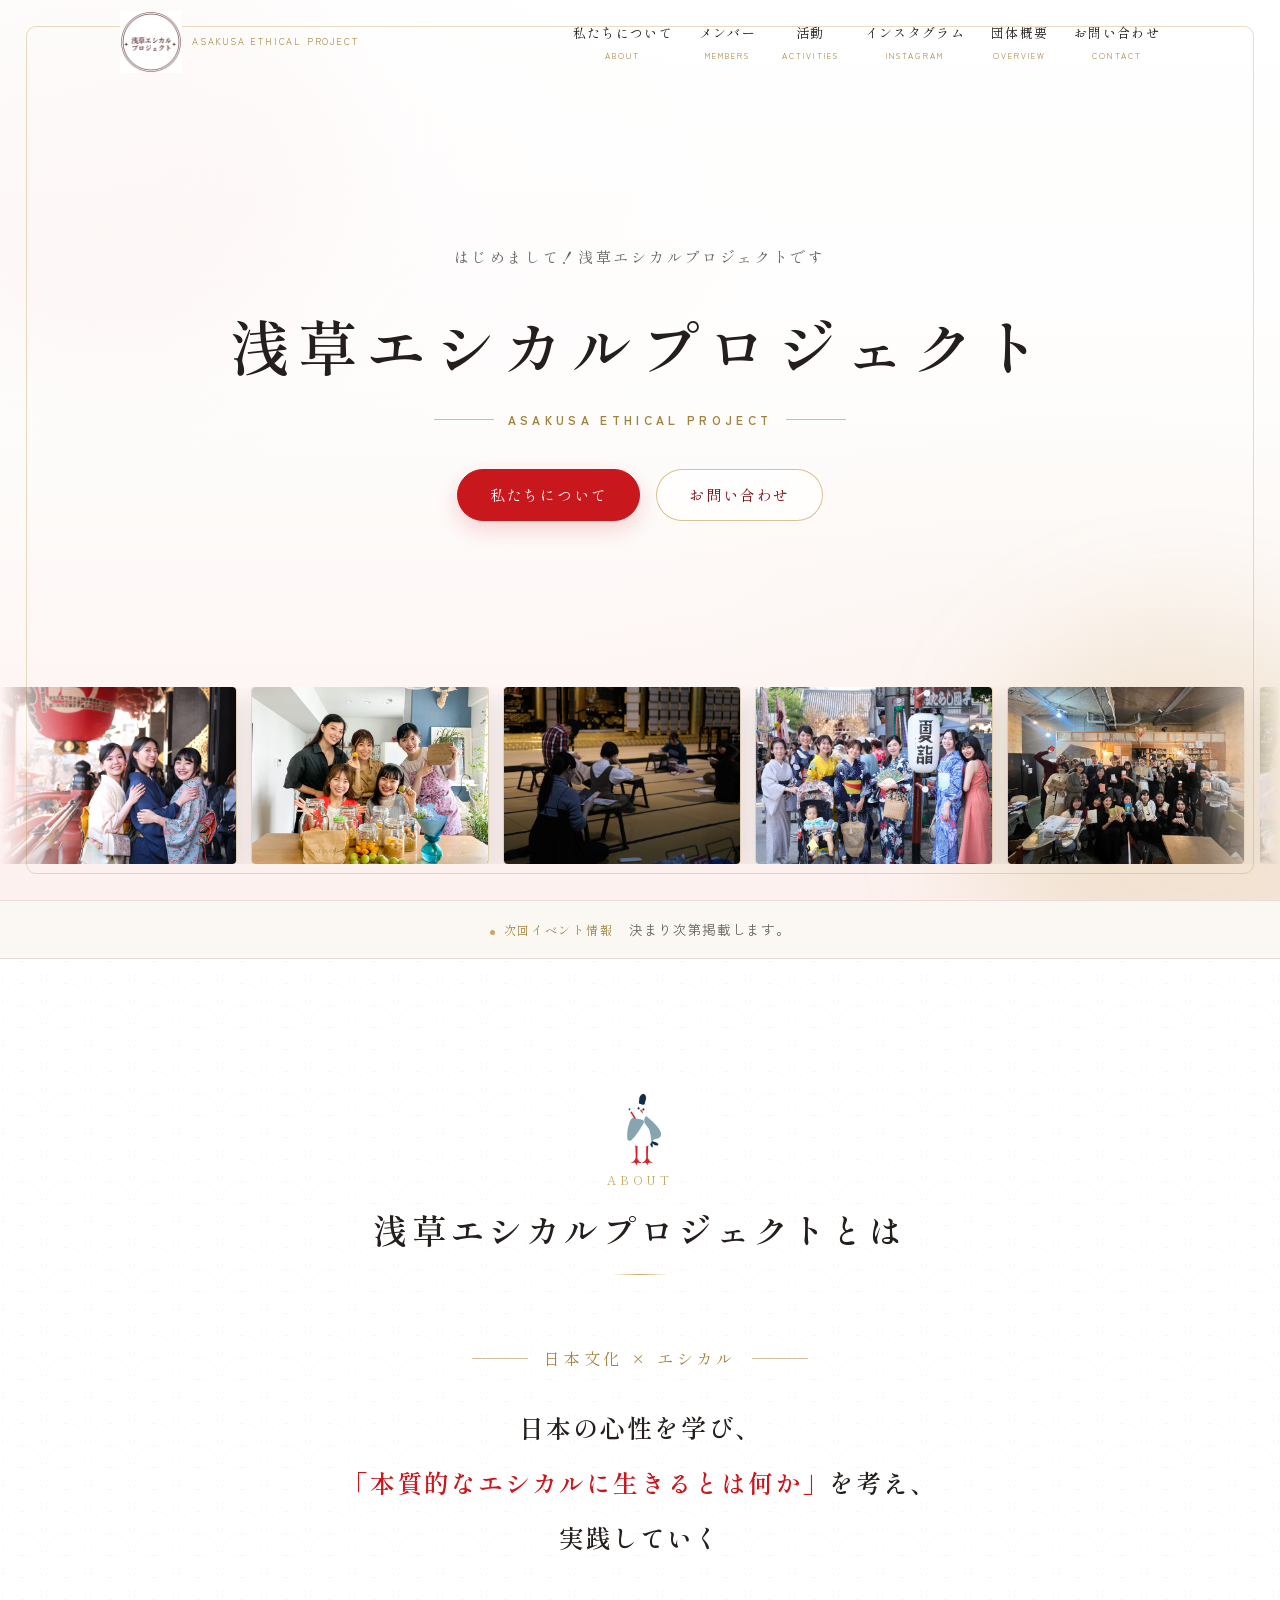
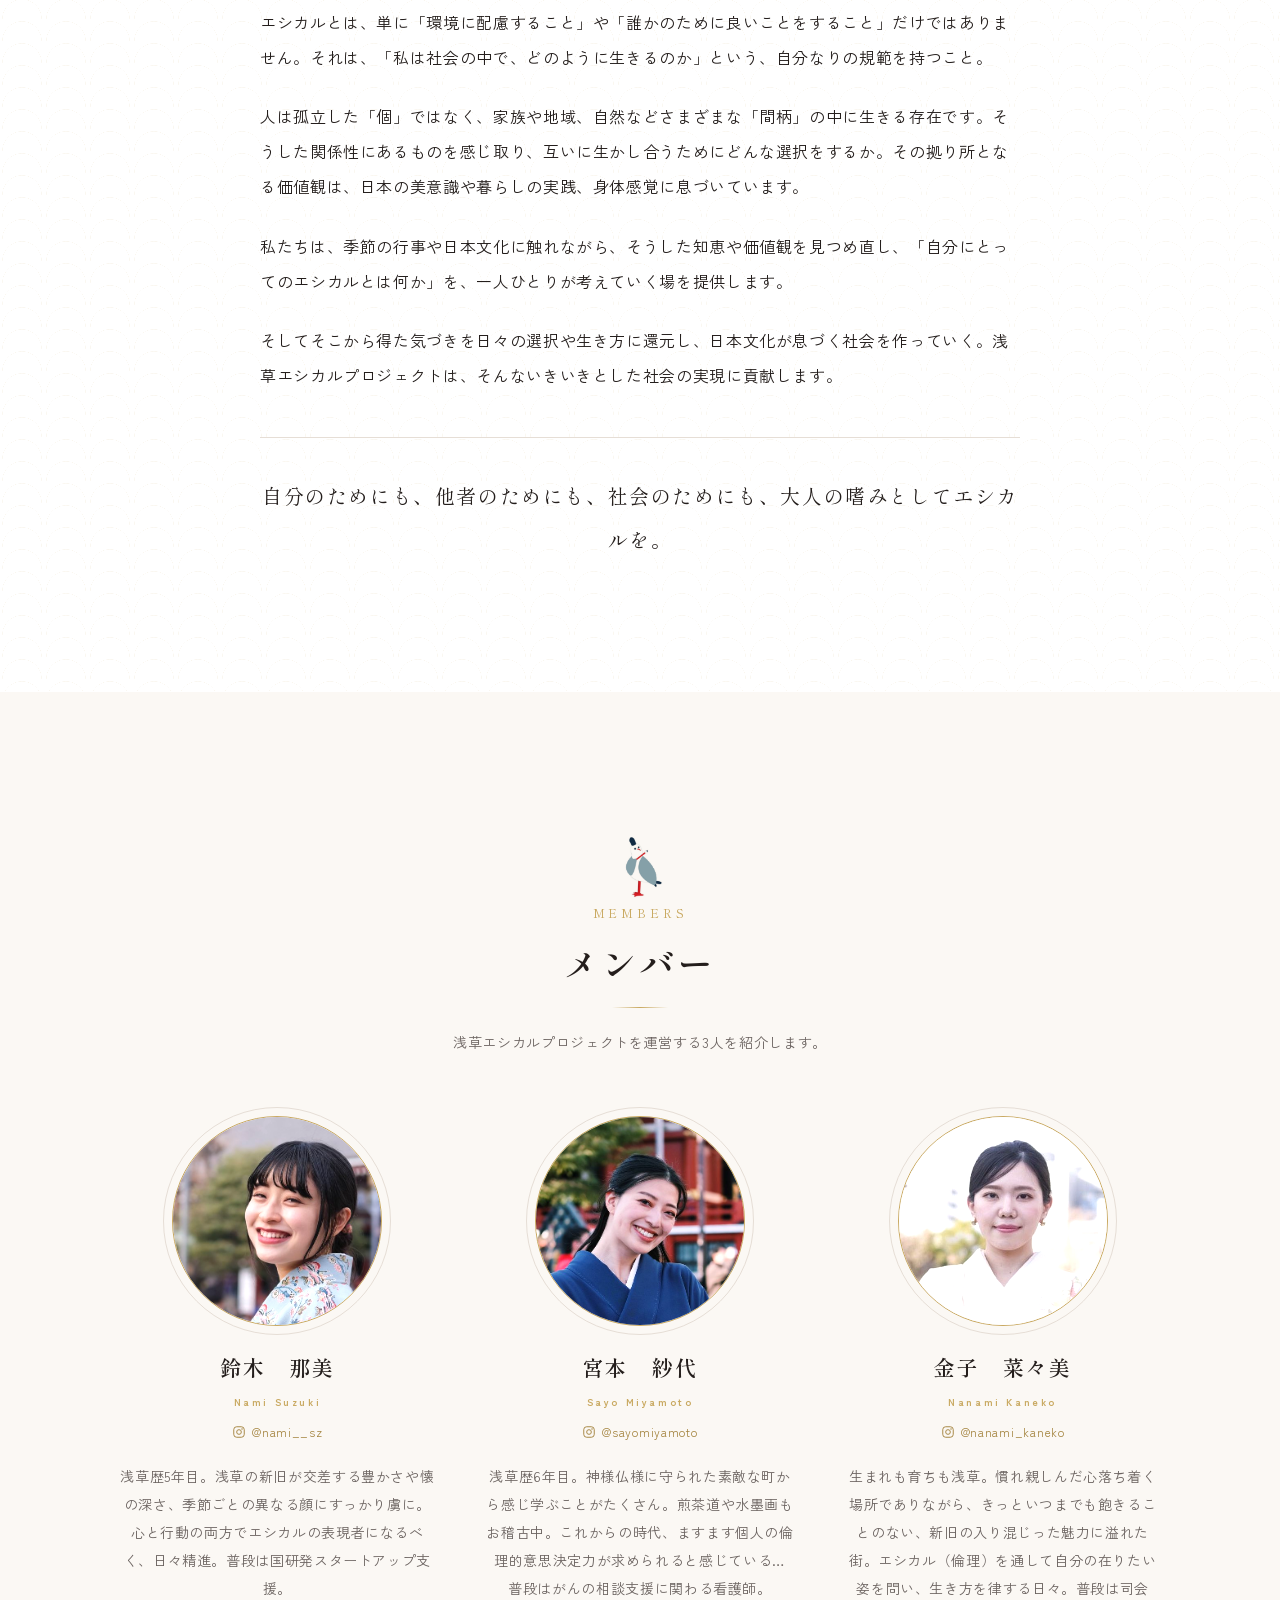
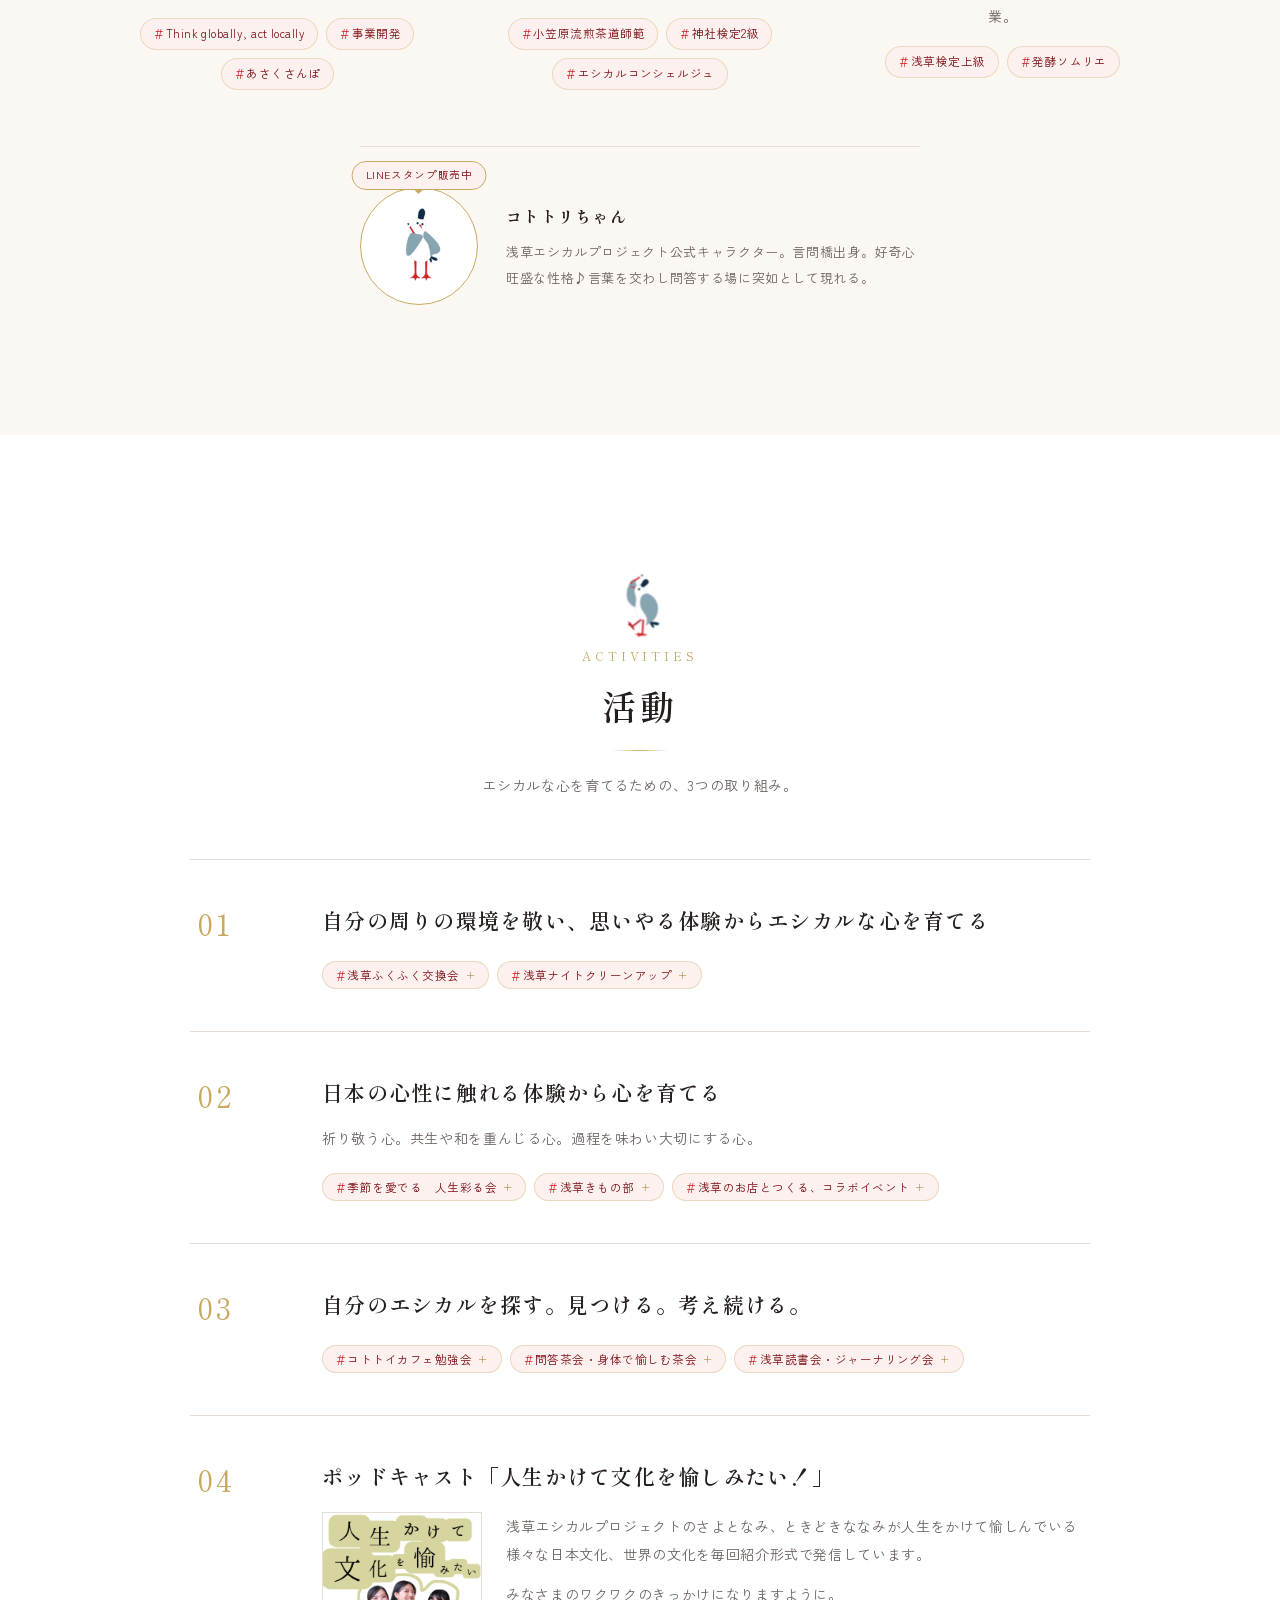
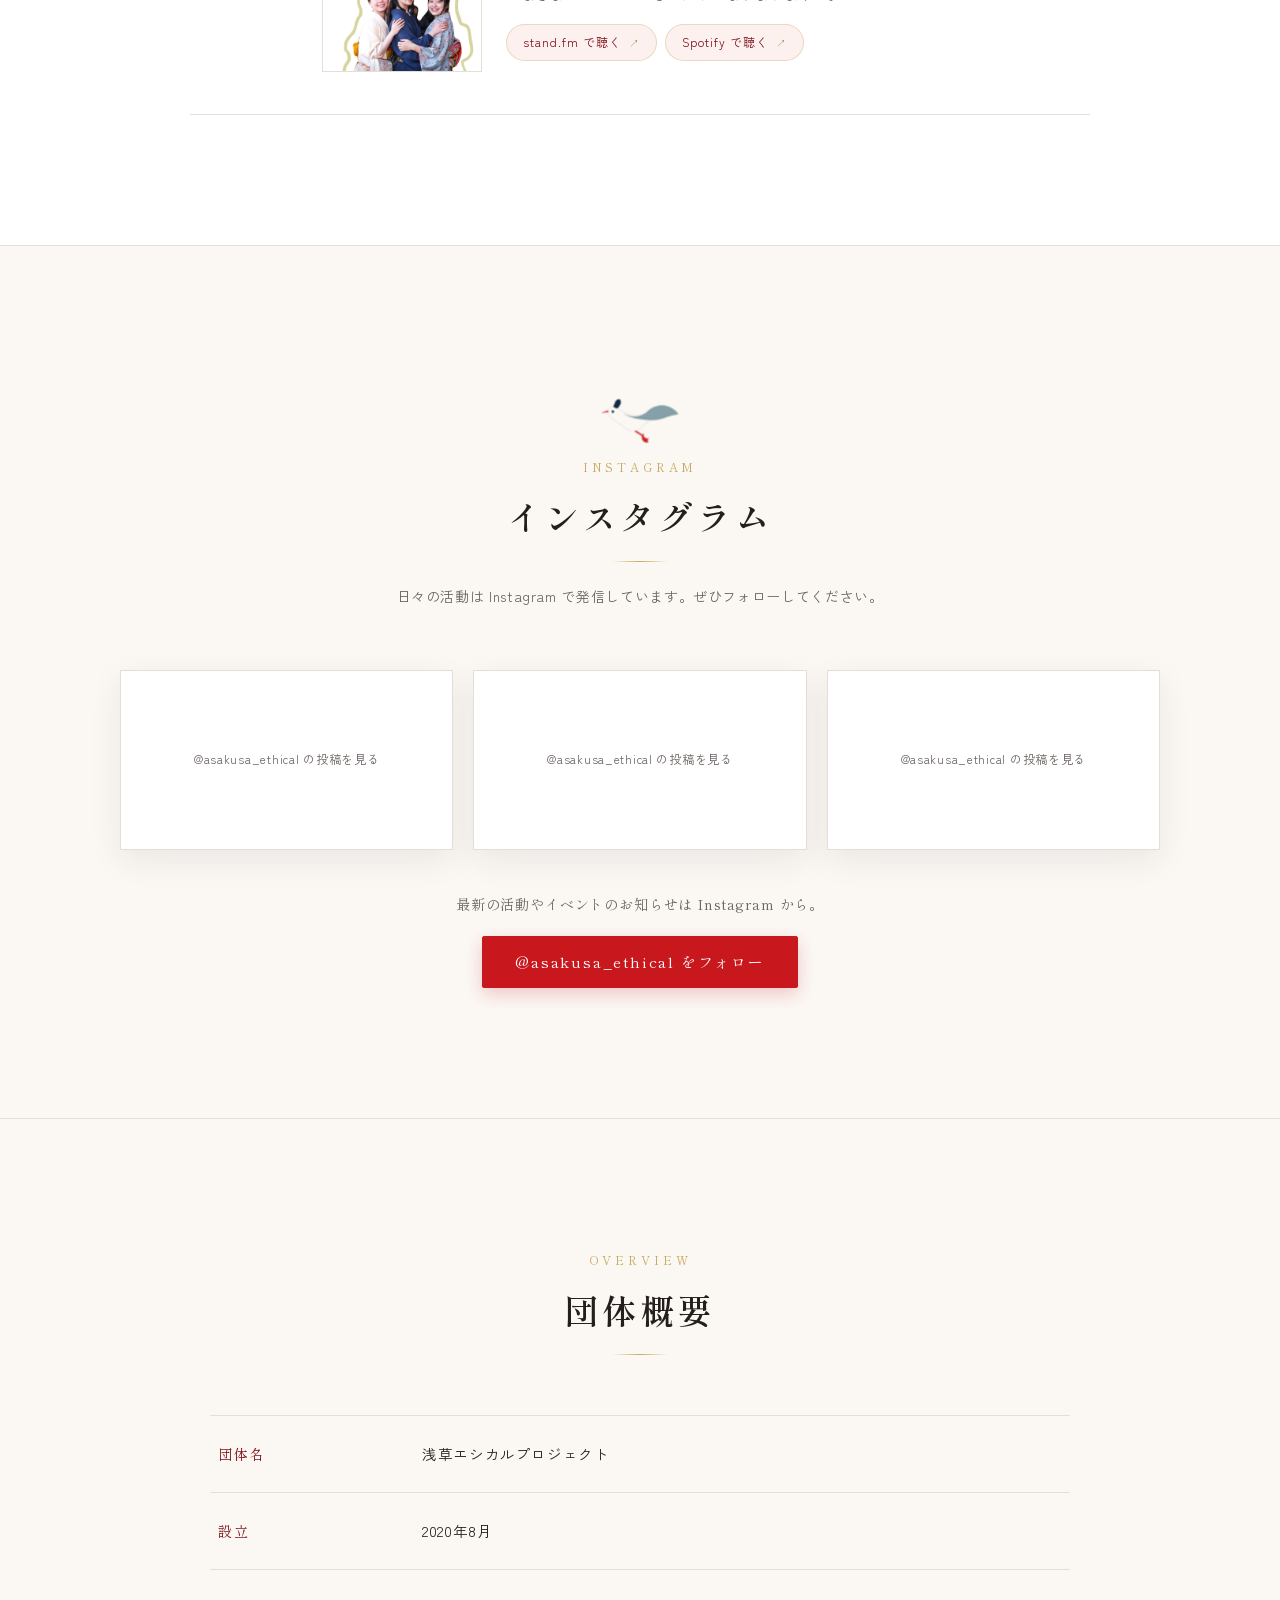
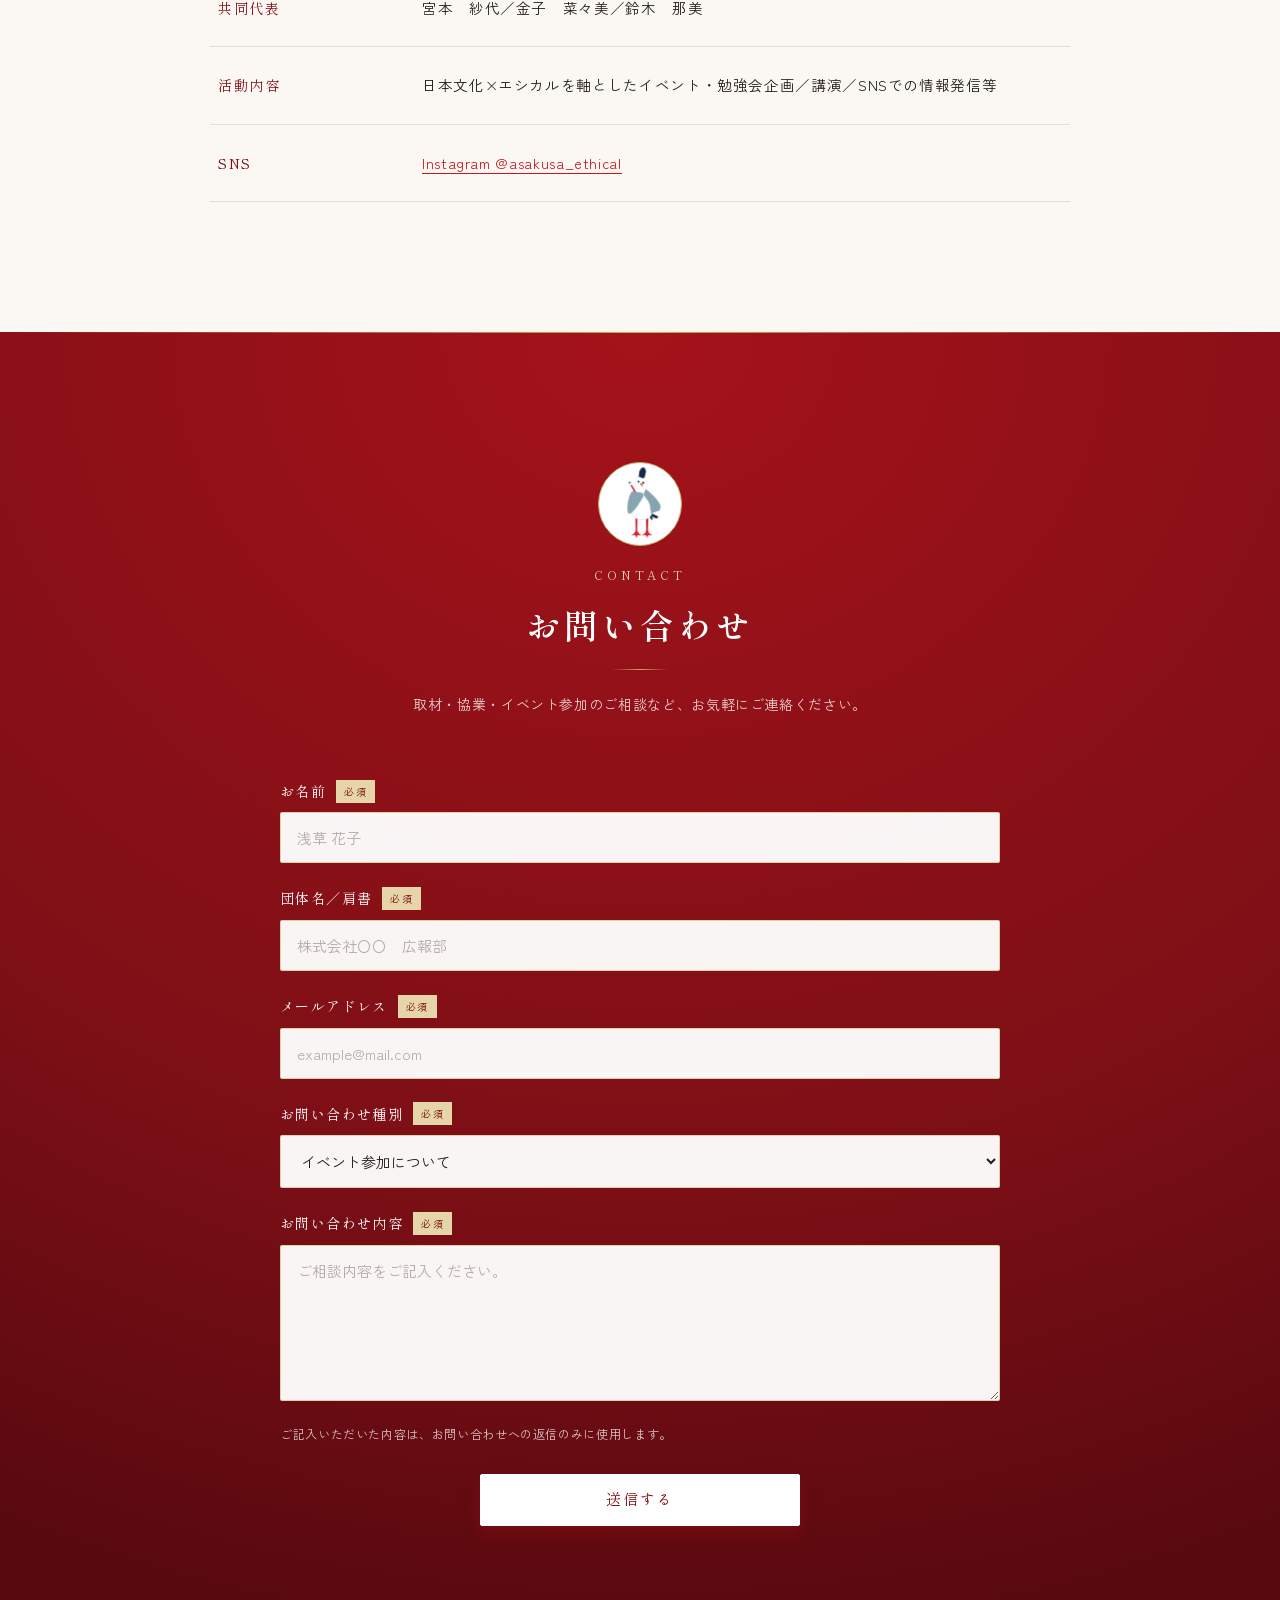
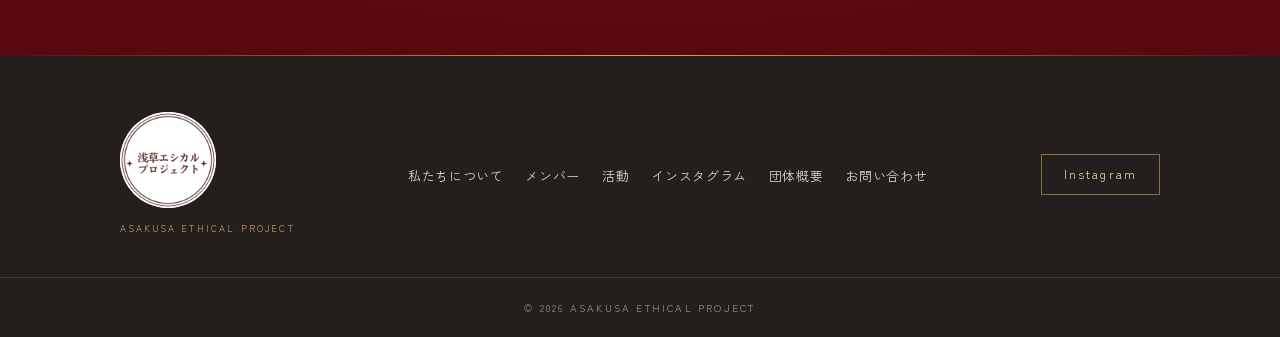
<file: index.html>
<!DOCTYPE html>
<html lang="ja">
<head>
<meta charset="UTF-8">
<meta name="viewport" content="width=device-width, initial-scale=1">
<title>浅草エシカルプロジェクト｜浅草・日本文化から学ぶエシカルな生き方</title>
<meta name="description" content="浅草の年中行事や日本文化に触れながら日本人の心性を学び、「本質的なエシカルに生きるとは何か」を考え実践する浅草発のプロジェクト。メンバー紹介や活動レポート、イベント情報を発信しています。">
<link rel="canonical" href="https://asakusaethical.github.io/website/">

<!-- OGP（SNS共有時のサムネイル）
     og:url と og:image は仕様上フルURLが必須です。独自ドメインに変更する際は
     この2か所のドメイン部分もあわせて差し替えてください。 -->
<meta property="og:type" content="website">
<meta property="og:locale" content="ja_JP">
<meta property="og:site_name" content="浅草エシカルプロジェクト">
<meta property="og:title" content="浅草エシカルプロジェクト｜浅草・日本文化から学ぶエシカルな生き方">
<meta property="og:description" content="浅草の年中行事や日本文化に触れながら日本人の心性を学び、「本質的なエシカルに生きるとは何か」を考え実践する浅草発のプロジェクトです。">
<meta property="og:url" content="https://asakusaethical.github.io/website/">
<meta property="og:image" content="https://asakusaethical.github.io/website/images/ogp.jpg">
<meta property="og:image:width" content="1200">
<meta property="og:image:height" content="630">
<meta property="og:image:alt" content="浅草エシカルプロジェクト ロゴ">
<meta name="twitter:card" content="summary_large_image">
<meta name="twitter:title" content="浅草エシカルプロジェクト｜浅草・日本文化から学ぶエシカルな生き方">
<meta name="twitter:description" content="浅草の年中行事や日本文化に触れながら日本人の心性を学び、「本質的なエシカルに生きるとは何か」を考え実践する浅草発のプロジェクトです。">
<meta name="twitter:image" content="https://asakusaethical.github.io/website/images/ogp.jpg">

<link rel="icon" href="images/logo.png">
<link rel="apple-touch-icon" href="images/logo.png">

<link rel="preconnect" href="https://fonts.googleapis.com">
<link rel="preconnect" href="https://fonts.gstatic.com" crossorigin>
<link href="https://fonts.googleapis.com/css2?family=Shippori+Mincho:wght@400;600;800&family=Zen+Kaku+Gothic+New:wght@400;500;700&display=swap" rel="stylesheet">
<link rel="stylesheet" href="css/style.css">

<meta name="google-site-verification" content="_dE0iOZ0ku8fOcrtZLDQv3dbSiDD9dcwX3ZQHVC3pOQ" />

<!-- 構造化データ：検索結果での団体情報の表示を助けます -->
<script type="application/ld+json">
{
  "@context": "https://schema.org",
  "@type": "Organization",
  "name": "浅草エシカルプロジェクト",
  "alternateName": "ASAKUSA ETHICAL PROJECT",
  "url": "https://asakusaethical.github.io/website/",
  "logo": "https://asakusaethical.github.io/website/images/logo.png",
  "description": "浅草の年中行事や日本文化に触れながら日本人の心性を学び、「本質的なエシカルに生きるとは何か」を考え実践する浅草発のプロジェクト。",
  "foundingDate": "2020-08",
  "areaServed": {
    "@type": "Place",
    "name": "浅草（東京都台東区）"
  },
  "sameAs": [
    "https://www.instagram.com/asakusa_ethical/"
  ]
}
</script>
</head>
<body>

<!-- ============ ヘッダー ============ -->
<header class="header" id="header">
  <div class="header__inner">
    <a class="logo" href="#hero">
      <img class="logo__img" src="images/logo.png" alt="浅草エシカルプロジェクト">
      <span class="logo__en">ASAKUSA ETHICAL PROJECT</span>
    </a>

    <button class="nav-toggle" id="navToggle" aria-label="メニューを開く" aria-expanded="false" aria-controls="globalNav">
      <span></span><span></span><span></span>
    </button>

    <nav class="nav" id="globalNav" aria-label="グローバルナビゲーション">
      <ul class="nav__list">
        <li><a href="#about"><span class="nav__ja">私たちについて</span><span class="nav__en">ABOUT</span></a></li>
        <li><a href="#members"><span class="nav__ja">メンバー</span><span class="nav__en">MEMBERS</span></a></li>
        <li><a href="#activities"><span class="nav__ja">活動</span><span class="nav__en">ACTIVITIES</span></a></li>
        <li><a href="#instagram"><span class="nav__ja">インスタグラム</span><span class="nav__en">INSTAGRAM</span></a></li>
        <li><a href="#overview"><span class="nav__ja">団体概要</span><span class="nav__en">OVERVIEW</span></a></li>
        <li><a href="#contact"><span class="nav__ja">お問い合わせ</span><span class="nav__en">CONTACT</span></a></li>
      </ul>
    </nav>
  </div>
</header>
<div class="nav-overlay" id="navOverlay" hidden></div>

<main>

  <!-- ============ 1. ヒーロー ============ -->
  <section class="hero" id="hero">
    <div class="hero__veil" aria-hidden="true"></div>

    <div class="hero__inner">
      <p class="hero__lead">はじめまして！浅草エシカルプロジェクトです</p>
      <h1 class="hero__title">
        <span class="hero__title-main">浅草エシカル<br class="sp-only">プロジェクト</span>
        <span class="hero__title-sub">ASAKUSA ETHICAL PROJECT</span>
      </h1>
      <div class="hero__actions">
        <a class="btn btn--primary" href="#about">私たちについて</a>
        <a class="btn btn--ghost" href="#contact">お問い合わせ</a>
      </div>
    </div>

    <!--
      活動写真の帯：右から左へ流れ続けます。
      同じ10枚を2組ならべ、track を -50% 動かすことで途切れなくループします。
      写真を差し替える／増やすときは、必ず両方の組に同じ順で入れてください。
    -->
    <div class="hero__marquee">
      <ul class="marquee__track">
        <li class="marquee__item"><img src="images/photos/kimono-trio.jpg" alt="着物で浅草寺を訪れたときの様子"></li>
        <li class="marquee__item"><img src="images/photos/umeshigoto.jpg" alt="梅仕事の会の様子"></li>
        <li class="marquee__item"><img src="images/photos/temple-reading.jpg" alt="本堂で本を読む参加者"></li>
        <li class="marquee__item"><img src="images/photos/natsumoude.jpg" alt="浴衣で夏詣に出かけたときの様子"></li>
        <li class="marquee__item"><img src="images/photos/dokushokai.jpg" alt="カフェでの読書会の集合写真"></li>
        <li class="marquee__item"><img src="images/photos/hanami-tea.jpg" alt="桜の下でのお茶会の様子"></li>
        <li class="marquee__item"><img src="images/photos/machiaruki.jpg" alt="まち歩きの集合写真"></li>
        <li class="marquee__item"><img src="images/photos/study.jpg" alt="勉強会で語り合う様子"></li>
        <li class="marquee__item"><img src="images/photos/kimono-group.jpg" alt="着物で浅草寺に集まったときの様子"></li>
        <li class="marquee__item"><img src="images/photos/temple-books.jpg" alt="本堂での読書会の集合写真"></li>

        <!-- 2組目（ループ用の複製・読み上げ対象外） -->
        <li class="marquee__item" aria-hidden="true"><img src="images/photos/kimono-trio.jpg" alt=""></li>
        <li class="marquee__item" aria-hidden="true"><img src="images/photos/umeshigoto.jpg" alt=""></li>
        <li class="marquee__item" aria-hidden="true"><img src="images/photos/temple-reading.jpg" alt=""></li>
        <li class="marquee__item" aria-hidden="true"><img src="images/photos/natsumoude.jpg" alt=""></li>
        <li class="marquee__item" aria-hidden="true"><img src="images/photos/dokushokai.jpg" alt=""></li>
        <li class="marquee__item" aria-hidden="true"><img src="images/photos/hanami-tea.jpg" alt=""></li>
        <li class="marquee__item" aria-hidden="true"><img src="images/photos/machiaruki.jpg" alt=""></li>
        <li class="marquee__item" aria-hidden="true"><img src="images/photos/study.jpg" alt=""></li>
        <li class="marquee__item" aria-hidden="true"><img src="images/photos/kimono-group.jpg" alt=""></li>
        <li class="marquee__item" aria-hidden="true"><img src="images/photos/temple-books.jpg" alt=""></li>
      </ul>
    </div>
  </section>


  <!--
    次回イベントのお知らせ帯。
    開催が決まったら .notice-bar__text の中身を差し替えてください。
    リンクを付けたい場合は <a href="..."> で囲めばそのまま使えます。
  -->
  <section class="notice-bar" id="next-event" aria-label="次回イベント情報">
    <div class="container notice-bar__inner">
      <p class="notice-bar__label">次回イベント情報</p>
      <p class="notice-bar__text">決まり次第掲載します。</p>
    </div>
  </section>


  <!-- ============ 2. 浅草エシカルプロジェクトとは ============ -->
  <section class="section section--about" id="about">
    <div class="container">
      <header class="sec-head reveal">
        <img loading="lazy" decoding="async" class="kototori kototori--head" src="images/character/kototori-stand.jpg" alt="" aria-hidden="true">
        <p class="sec-head__en">ABOUT</p>
        <h2 class="sec-head__ja">浅草エシカルプロジェクトとは</h2>
      </header>

      <div class="about__body">
        <div class="about__text reveal">
          <!-- 資料「活動ビジョン」より -->
          <p class="about__tag about__tag--top"><span>日本文化 × エシカル</span></p>
          <p class="about__catch">日本の心性を学び、<br><span class="accent">「本質的なエシカルに生きるとは何か」</span>を考え、<br>実践していく</p>
          <p>エシカルとは、単に「環境に配慮すること」や「誰かのために良いことをすること」だけではありません。それは、「私は社会の中で、どのように生きるのか」という、自分なりの規範を持つこと。</p>
          <p>人は孤立した「個」ではなく、家族や地域、自然などさまざまな「間柄」の中に生きる存在です。そうした関係性にあるものを感じ取り、互いに生かし合うためにどんな選択をするか。その拠り所となる価値観は、日本の美意識や暮らしの実践、身体感覚に息づいています。</p>
          <p>私たちは、季節の行事や日本文化に触れながら、そうした知恵や価値観を見つめ直し、「自分にとってのエシカルとは何か」を、一人ひとりが考えていく場を提供します。</p>
          <p>そしてそこから得た気づきを日々の選択や生き方に還元し、日本文化が息づく社会を作っていく。浅草エシカルプロジェクトは、そんないきいきとした社会の実現に貢献します。</p>
          <p class="about__closing">自分のためにも、他者のためにも、社会のためにも、<br class="sp-only">大人の嗜みとしてエシカルを。</p>
        </div>
      </div>
    </div>
  </section>


  <!-- ============ 3. メンバー ============ -->
  <section class="section section--members" id="members">
    <div class="container">
      <header class="sec-head reveal">
        <img loading="lazy" decoding="async" class="kototori kototori--head" src="images/character/kototori-point.jpg" alt="" aria-hidden="true">
        <p class="sec-head__en">MEMBERS</p>
        <h2 class="sec-head__ja">メンバー</h2>
        <p class="sec-head__desc">浅草エシカルプロジェクトを運営する3人を紹介します。</p>
      </header>

      <ul class="members">
        <!-- メンバー1 -->
        <li class="member reveal">
          <div class="member__photo">
            <img loading="lazy" decoding="async" src="images/member01.jpg" alt="鈴木 那美さんのプロフィール写真">
          </div>
          <div class="member__body">
            <h3 class="member__name">鈴木　那美<span class="member__name-en">Nami Suzuki</span></h3>
            <p class="member__sns">
              <a href="https://www.instagram.com/nami__sz/" target="_blank" rel="noopener">
                <svg viewBox="0 0 24 24" aria-hidden="true" focusable="false"><rect x="3" y="3" width="18" height="18" rx="5" fill="none" stroke="currentColor" stroke-width="1.6"/><circle cx="12" cy="12" r="4" fill="none" stroke="currentColor" stroke-width="1.6"/><circle cx="17.2" cy="6.8" r="1.2" fill="currentColor"/></svg>@nami__sz
              </a>
            </p>
            <p class="member__text">浅草歴5年目。浅草の新旧が交差する豊かさや懐の深さ、季節ごとの異なる顔にすっかり虜に。心と行動の両方でエシカルの表現者になるべく、日々精進。普段は国研発スタートアップ支援。</p>
            <ul class="member__tags">
              <li>Think globally, act locally</li>
              <li>事業開発</li>
              <li>あさくさんぽ</li>
            </ul>
          </div>
        </li>
        <!-- メンバー2 -->
        <li class="member reveal">
          <div class="member__photo">
            <img loading="lazy" decoding="async" src="images/member02.jpg" alt="宮本 紗代さんのプロフィール写真">
          </div>
          <div class="member__body">
            <h3 class="member__name">宮本　紗代<span class="member__name-en">Sayo Miyamoto</span></h3>
            <p class="member__sns">
              <a href="https://www.instagram.com/sayomiyamoto/" target="_blank" rel="noopener">
                <svg viewBox="0 0 24 24" aria-hidden="true" focusable="false"><rect x="3" y="3" width="18" height="18" rx="5" fill="none" stroke="currentColor" stroke-width="1.6"/><circle cx="12" cy="12" r="4" fill="none" stroke="currentColor" stroke-width="1.6"/><circle cx="17.2" cy="6.8" r="1.2" fill="currentColor"/></svg>@sayomiyamoto
              </a>
            </p>
            <p class="member__text">浅草歴6年目。神様仏様に守られた素敵な町から感じ学ぶことがたくさん。煎茶道や水墨画もお稽古中。これからの時代、ますます個人の倫理的意思決定力が求められると感じている…　普段はがんの相談支援に関わる看護師。</p>
            <ul class="member__tags">
              <li>小笠原流煎茶道師範</li>
              <li>神社検定2級</li>
              <li>エシカルコンシェルジュ</li>
            </ul>
          </div>
        </li>
        <!-- メンバー3 -->
        <li class="member reveal">
          <div class="member__photo">
            <img loading="lazy" decoding="async" src="images/member03.jpg" alt="金子 菜々美さんのプロフィール写真">
          </div>
          <div class="member__body">
            <h3 class="member__name">金子　菜々美<span class="member__name-en">Nanami Kaneko</span></h3>
            <p class="member__sns">
              <a href="https://www.instagram.com/nanami_kaneko/" target="_blank" rel="noopener">
                <svg viewBox="0 0 24 24" aria-hidden="true" focusable="false"><rect x="3" y="3" width="18" height="18" rx="5" fill="none" stroke="currentColor" stroke-width="1.6"/><circle cx="12" cy="12" r="4" fill="none" stroke="currentColor" stroke-width="1.6"/><circle cx="17.2" cy="6.8" r="1.2" fill="currentColor"/></svg>@nanami_kaneko
              </a>
            </p>
            <p class="member__text">生まれも育ちも浅草。慣れ親しんだ心落ち着く場所でありながら、きっといつまでも飽きることのない、新旧の入り混じった魅力に溢れた街。エシカル（倫理）を通して自分の在りたい姿を問い、生き方を律する日々。普段は司会業。</p>
            <ul class="member__tags">
              <li>浅草検定上級</li>
              <li>発酵ソムリエ</li>
            </ul>
          </div>
        </li>
      </ul>

      <!-- 公式キャラクター（メンバーより少し小さく紹介しています） -->
      <div class="mascot reveal">
        <div class="mascot__photo">
          <img loading="lazy" decoding="async" src="images/character/kototori-stand.jpg" alt="コトトリちゃん">
          <a class="mascot__bubble" href="https://store.line.me/stickershop/product/30855680/ja" target="_blank" rel="noopener">LINEスタンプ販売中</a>
        </div>
        <div class="mascot__body">
          <h3 class="mascot__name">コトトリちゃん</h3>
          <p class="mascot__text">浅草エシカルプロジェクト公式キャラクター。言問橋出身。好奇心旺盛な性格♪言葉を交わし問答する場に突如として現れる。</p>
        </div>
      </div>
    </div>
  </section>


  <!-- ============ 4. 活動 ============ -->
  <section class="section section--activities" id="activities">
    <div class="container">
      <header class="sec-head reveal">
        <img loading="lazy" decoding="async" class="kototori kototori--head" src="images/character/kototori-cheer.jpg" alt="" aria-hidden="true">
        <p class="sec-head__en">ACTIVITIES</p>
        <h2 class="sec-head__ja">活動</h2>
        <p class="sec-head__desc">エシカルな心を育てるための、3つの取り組み。</p>
      </header>

      <ul class="activities">
        <li class="activity reveal">
          <p class="activity__num">01</p>
          <div class="activity__body">
            <h3 class="activity__title">自分の周りの環境を敬い、思いやる体験からエシカルな心を育てる</h3>
            <ul class="activity__hash">
              <li><button type="button" class="hash-btn" data-modal="fukufuku">浅草ふくふく交換会</button></li>
              <li><button type="button" class="hash-btn" data-modal="cleanup">浅草ナイトクリーンアップ</button></li>
            </ul>
          </div>
        </li>
        <li class="activity reveal">
          <p class="activity__num">02</p>
          <div class="activity__body">
            <h3 class="activity__title">日本の心性に触れる体験から心を育てる</h3>
            <p>祈り敬う心。共生や和を重んじる心。過程を味わい大切にする心。</p>
            <ul class="activity__hash">
              <li><button type="button" class="hash-btn" data-modal="irodoru">季節を愛でる　人生彩る会</button></li>
              <li><button type="button" class="hash-btn" data-modal="kimonobu">浅草きもの部</button></li>
              <li><button type="button" class="hash-btn" data-modal="collab">浅草のお店とつくる、コラボイベント</button></li>
            </ul>
          </div>
        </li>
        <li class="activity reveal">
          <p class="activity__num">03</p>
          <div class="activity__body">
            <h3 class="activity__title">自分のエシカルを探す。見つける。考え続ける。</h3>
            <ul class="activity__hash">
              <li><button type="button" class="hash-btn" data-modal="benkyokai">コトトイカフェ勉強会</button></li>
              <li><button type="button" class="hash-btn" data-modal="chakai">問答茶会・身体で愉しむ茶会</button></li>
              <li><button type="button" class="hash-btn" data-modal="dokusho">浅草読書会・ジャーナリング会</button></li>
            </ul>
          </div>
        </li>
        <li class="activity reveal">
          <p class="activity__num">04</p>
          <div class="activity__body">
            <h3 class="activity__title">ポッドキャスト「人生かけて文化を愉しみたい！」</h3>
            <div class="activity__media">
              <a class="activity__cover" href="https://stand.fm/channels/62749fdbfd1be6fc4686f1fb" target="_blank" rel="noopener">
                <img loading="lazy" decoding="async" src="images/podcast-cover.jpg" alt="ポッドキャスト「人生かけて文化を愉しみたい！」のカバー画像">
              </a>
              <div class="activity__media-text">
                <p>浅草エシカルプロジェクトのさよとなみ、ときどきななみが人生をかけて愉しんでいる様々な日本文化、世界の文化を毎回紹介形式で発信しています。</p>
                <p>みなさまのワクワクのきっかけになりますように。</p>
                <ul class="activity__link">
                  <li><a href="https://stand.fm/channels/62749fdbfd1be6fc4686f1fb" target="_blank" rel="noopener">stand.fm で聴く</a></li>
                  <li><a href="https://open.spotify.com/show/033mQhyW4iE9ctOpI4UVVq" target="_blank" rel="noopener">Spotify で聴く</a></li>
                </ul>
              </div>
            </div>
          </div>
        </li>
      </ul>
    </div>

    <!--
      イベントの詳細（ポップアップ）
      ＃のボタンに data-modal="◯◯" を付け、同じ名前で id="modal-◯◯" の dialog を用意すると開きます。
      他のイベントも同じ形で増やせます。
    -->
    <dialog class="modal" id="modal-fukufuku" aria-labelledby="modal-fukufuku-title">
      <div class="modal__inner">
        <div class="modal__head">
          <p class="modal__hash">＃浅草ふくふく交換会</p>
          <h3 class="modal__title" id="modal-fukufuku-title">浅草エシカルプロジェクト presents 洋服交換会</h3>
          <button type="button" class="modal__close" aria-label="閉じる">×</button>
        </div>

        <div class="modal__gallery">
          <figure class="modal__photo modal__photo--wide">
            <img loading="lazy" decoding="async" src="images/events/fukufuku-rack.jpg" alt="思い出タグのついた洋服が並ぶハンガーラック">
          </figure>
          <figure class="modal__photo">
            <img loading="lazy" decoding="async" src="images/events/fukufuku-tag.jpg" alt="思い出タグに服のエピソードを書き込む参加者">
          </figure>
          <figure class="modal__photo">
            <img loading="lazy" decoding="async" src="images/events/fukufuku-exchange.jpg" alt="服を手渡しながら話す参加者たち">
          </figure>
          <figure class="modal__photo">
            <img loading="lazy" decoding="async" src="images/events/fukufuku-blouse.jpg" alt="交換した刺繍のブラウスを手に笑顔の参加者">
          </figure>
        </div>

        <div class="modal__body">
          <p class="modal__lead">ただの洋服交換会ではありません。</p>
          <p>服と一緒に、その服にまつわる思い出やストーリーを「思い出タグ」に託して、次の人へ。</p>
          <p>その場で持ち主からエピソードを聞くことで、「ただの服」だったものが、誰かにとって特別な一着になることもあります。</p>
          <p>モノが人から人へと巡っていくことは、一見すると原始的な営みにも見えます。けれど、そこには「いくらで買ったか」では測れない価値や、人と人との信頼があります。</p>
          <p>モノを介して誰かの思いを受け取り、また誰かへ手渡していく。</p>
          <p>モノが巡ることは、貨幣で価値を交換するよりも、人の心や想像力が試される、奥深く豊かな営みなのかもしれません。</p>
        </div>
      </div>
    </dialog>

    <dialog class="modal" id="modal-cleanup" aria-labelledby="modal-cleanup-title">
      <div class="modal__inner">
        <div class="modal__head">
          <p class="modal__hash">＃浅草ナイトクリーンアップ</p>
          <h3 class="modal__title" id="modal-cleanup-title">浅草を歩き、感じ、考える。</h3>
          <button type="button" class="modal__close" aria-label="閉じる">×</button>
        </div>

        <div class="modal__gallery">
          <figure class="modal__photo modal__photo--wide">
            <img loading="lazy" decoding="async" src="images/events/cleanup-group.jpg" alt="ライトアップされた浅草寺の前で記念撮影する参加者たち">
          </figure>
          <figure class="modal__photo modal__photo--wide">
            <img loading="lazy" decoding="async" src="images/events/cleanup-street.jpg" alt="夜の江戸通りでごみを拾う参加者たち">
          </figure>
        </div>

        <div class="modal__body">
          <p>一見きれいに見える浅草も、歩いてみると、物陰や路地裏にひっそりとごみがあることに気が付きます。</p>
          <p>「こんなところに捨てたらバチが当たるのにね」<br>ごみを拾いながら、そんな日本に息づく感性に気が付くことがあります。</p>
          <p>平日の夜にちょっといいことをしてまた明日から頑張れるように。そして昼間とは違う、ライトアップされた浅草寺や浅草神社の美しさも知ってほしい！　そんな思いからナイトクリーンアップを開催しています。</p>
          <p class="modal__closing">街をきれいにするだけではない。<br>浅草を歩き、感じ、考える。そんな浅草ナイトクリーンアップです。</p>
        </div>
      </div>
    </dialog>

    <dialog class="modal" id="modal-irodoru" aria-labelledby="modal-irodoru-title">
      <div class="modal__inner">
        <div class="modal__head">
          <p class="modal__hash">＃季節を愛でる　人生彩る会</p>
          <h3 class="modal__title" id="modal-irodoru-title">「本当に豊かな暮らしとは何だろう？」を見つめ直す</h3>
          <button type="button" class="modal__close" aria-label="閉じる">×</button>
        </div>

        <div class="modal__gallery modal__gallery--2col">
          <figure class="modal__photo modal__photo--wide">
            <img loading="lazy" decoding="async" src="images/photos/natsumoude.jpg" alt="浴衣で夏詣に出かけたときの様子">
          </figure>
          <figure class="modal__photo modal__photo--land">
            <img loading="lazy" decoding="async" src="images/photos/umeshigoto.jpg" alt="梅仕事の会で仕込んだ梅の瓶と参加者">
          </figure>
          <figure class="modal__photo modal__photo--land">
            <img loading="lazy" decoding="async" src="images/events/irodoru-hanami.jpg" alt="桜の下、着物でお花見をする参加者">
          </figure>
        </div>

        <div class="modal__body">
          <p class="modal__lead">節気や節句に合わせた茶会をはじめ、味噌や梅など季節の仕込みもの、夏詣や七福神巡りなど、四季の移ろいを楽しむイベントをみんなで。</p>
          <p>季節を愛でること、ときにスロータイムを味わうこと、そのイベントに込められた思いに触れ、感じたことを言葉にすること。</p>
          <p>そんな時間を過ごすと、普段の忙しい暮らしでは気が付かなかった身の回りの小さな変化や豊かさに気づくことがあります。</p>
          <p class="modal__closing">季節を感じることは、人生を豊かに彩ること。<br>日本の四季と文化を楽しみながら、「本当に豊かな暮らしとは何だろう？」を見つめ直す会です。</p>
        </div>
      </div>
    </dialog>

    <dialog class="modal" id="modal-kimonobu" aria-labelledby="modal-kimonobu-title">
      <div class="modal__inner">
        <div class="modal__head">
          <p class="modal__hash">＃浅草きもの部</p>
          <h3 class="modal__title" id="modal-kimonobu-title">着る、知る、歩く。</h3>
          <button type="button" class="modal__close" aria-label="閉じる">×</button>
        </div>

        <div class="modal__gallery">
          <figure class="modal__photo modal__photo--wide">
            <img loading="lazy" decoding="async" src="images/events/kimonobu-lesson.jpg" alt="畳の上で着物や帯について学ぶ参加者たち">
          </figure>
          <figure class="modal__photo modal__photo--wide">
            <img loading="lazy" decoding="async" src="images/events/kimonobu-asakusa.jpg" alt="着物姿で浅草寺を訪れた参加者たち">
          </figure>
        </div>

        <div class="modal__body">
          <p class="modal__lead">着物を自分で着て、もっと気軽に楽しみたい。そして、着物のことを知り、その自分の言葉で語れるようになりたい！</p>
          <p>そんなメンバーの想いから、浅草きもの部が発足しました。</p>
          <p>着物を着たら、いざ浅草さんぽへ。街を歩きながら浅草の歴史や文化をクイズ形式で学んだり、おすすめスポットを巡ったり。</p>
          <p class="modal__closing">着る、知る、歩く。<br>着物を通して、浅草をもっと好きになる。そんな時間を楽しんでいます。</p>
        </div>
      </div>
    </dialog>

    <dialog class="modal" id="modal-collab" aria-labelledby="modal-collab-title">
      <div class="modal__inner">
        <div class="modal__head">
          <p class="modal__hash" id="modal-collab-title">＃浅草のお店とつくる、コラボイベント</p>
          <button type="button" class="modal__close" aria-label="閉じる">×</button>
        </div>

        <div class="modal__gallery">
          <figure class="modal__photo modal__photo--wide">
            <img loading="lazy" decoding="async" src="images/events/collab-masuhiro.jpg" alt="酒商升宏さんでの日本酒テイスティングイベントの様子">
          </figure>
        </div>

        <div class="modal__body">
          <p class="modal__lead">浅草で日本文化を受け継ぎ、伝えているお店と一緒に、その魅力を知り、楽しむイベントを企画しています。</p>
          <p>たとえば、合羽橋にある酒商升宏さんとのコラボレーションでは、毎回テーマを決め、日本の発酵文化を深掘り。</p>
          <p>実際に味わいながら、発酵の違いや奥深さを知り、「違いがわかる」楽しさを味わうテイスティングイベントを開催しています。</p>
          <p>知るだけではなく、味わう。<br>お店の人から話を聞き、その文化を体験する。浅草に根づくお店との出会いを通して、日本文化をもっと身近に、もっと楽しむ。</p>
        </div>
      </div>
    </dialog>

    <dialog class="modal" id="modal-benkyokai" aria-labelledby="modal-benkyokai-title">
      <div class="modal__inner">
        <div class="modal__head">
          <p class="modal__hash">＃コトトイカフェ勉強会</p>
          <h3 class="modal__title" id="modal-benkyokai-title">知る、問う、語る。</h3>
          <button type="button" class="modal__close" aria-label="閉じる">×</button>
        </div>

        <div class="modal__gallery modal__gallery--2col">
          <figure class="modal__photo modal__photo--wide">
            <img loading="lazy" decoding="async" src="images/events/benkyokai-cafe.jpg" alt="コトトイカフェで発表するメンバーと聞き入る参加者たち">
          </figure>
          <figure class="modal__photo modal__photo--land">
            <img loading="lazy" decoding="async" src="images/events/benkyokai-online1.jpg" alt="オンラインで開催した勉強会に集まった参加者たち">
          </figure>
          <figure class="modal__photo modal__photo--land">
            <img loading="lazy" decoding="async" src="images/events/benkyokai-online2.jpg" alt="お茶を片手にオンラインで語り合う参加者たち">
          </figure>
        </div>

        <div class="modal__body">
          <p class="modal__lead">ドリンク片手に「リンリ」や「エシカル」を知る・問う・語る勉強会。</p>
          <p>少し知識をつけて、エシカルを考えてみる。誰かの考えを聞き、自分の考えを言葉にしてみる。</p>
          <p>対話を通して、「私はどう生きたいのか」を深めていきます。</p>
          <p>これまでこんなテーマで開催してきました。</p>
          <p>第1回　人生の必需品！どう生きる？につながる倫理<br>第2回　間柄としての自分、日本のエシカル哲学<br>第3回　文化感覚距離から知る日本文化</p>
          <p>その他、上映会などを掛け合わせた場も企画しています。</p>
        </div>
      </div>
    </dialog>

    <dialog class="modal" id="modal-chakai" aria-labelledby="modal-chakai-title">
      <div class="modal__inner">
        <div class="modal__head">
          <p class="modal__hash">＃問答茶会・身体で愉しむ茶会</p>
          <h3 class="modal__title" id="modal-chakai-title">「頭」と「身体」で考える。</h3>
          <button type="button" class="modal__close" aria-label="閉じる">×</button>
        </div>

        <div class="modal__gallery modal__gallery--2col">
          <figure class="modal__photo modal__photo--wide">
            <img loading="lazy" decoding="async" src="images/events/chakai-group.jpg" alt="着物姿で問答茶会に集まった参加者たちの集合写真">
          </figure>
          <figure class="modal__photo modal__photo--land">
            <img loading="lazy" decoding="async" src="images/events/chakai-cards.jpg" alt="浅草エシカルプロジェクトが用意した問いのカード">
          </figure>
          <figure class="modal__photo modal__photo--land">
            <img loading="lazy" decoding="async" src="images/events/chakai-yoga.jpg" alt="ヨガとコラボレーションした身体で愉しむ茶会の参加者たち">
          </figure>
        </div>

        <div class="modal__body">
          <p class="modal__lead">浅草エシカルプロジェクト、オリジナル茶会。</p>
          <p>問答茶会では、お茶やお菓子を楽しみながら、浅草エシカルプロジェクトが用意した問いを囲み、「私のエシカル（理）を私に問う」時間を過ごします。<br>（毎回こだわりの浅草銘菓をお届け）</p>
          <p>身体で愉しむ茶会は、ヨガとのコラボレーション。</p>
          <p>味や香り、音、温度、手触りなど、五感、ときには六感を通してお茶に込められた精神性を味わいながら、日々の暮らしにもつながる「身体知」を育みます。</p>
          <p class="modal__closing">普段の茶会とは少し違う、<br>エシカルを「頭」と「身体」の両方から考える茶会です。</p>
        </div>
      </div>
    </dialog>

    <dialog class="modal" id="modal-dokusho" aria-labelledby="modal-dokusho-title">
      <div class="modal__inner">
        <div class="modal__head">
          <p class="modal__hash">＃浅草読書会・ジャーナリング会</p>
          <h3 class="modal__title" id="modal-dokusho-title">言葉を手がかりに、自分を見つめる。</h3>
          <button type="button" class="modal__close" aria-label="閉じる">×</button>
        </div>

        <div class="modal__gallery">
          <figure class="modal__photo modal__photo--wide">
            <img loading="lazy" decoding="async" src="images/photos/study.jpg" alt="本を手に語り合う浅草読書会の参加者たち">
          </figure>
          <figure class="modal__photo modal__photo--land">
            <img loading="lazy" decoding="async" src="images/events/dokusho-shiori.jpg" alt="心に留まった言葉を書き留めたワークシート「言葉のしおり」">
          </figure>
          <figure class="modal__photo modal__photo--land">
            <img loading="lazy" decoding="async" src="images/events/dokusho-temple.jpg" alt="お寺の本堂で静かに本を読む参加者たち">
          </figure>
          <figure class="modal__photo modal__photo--land">
            <img loading="lazy" decoding="async" src="images/events/dokusho-books.jpg" alt="メンバーがセレクトした「今月の本棚」に並ぶ本">
          </figure>
        </div>

        <div class="modal__body">
          <p>浅草読書会では、オリジナルのワークシート「言葉のしおり」を使い、本の中で心に響いた言葉を書き留めます。</p>
          <p>「どうして、この言葉が心に響いたんだろう？」<br>「この気づきを、これからの生活にどう還元しよう？」</p>
          <p>言葉を手がかりに、自分の価値観や生き方を見つめ、「私のエシカル（理）」について考える読書会です。</p>
          <p>毎回、浅草エシカルメンバーがセレクトした「今月の本棚」もご用意。<br>本との出会いを楽しみながら、自分と向き合う時間をつくります。</p>
          <p>ジャーナリング会は、夏越と年越の大祓の時期に開催。</p>
          <p>一年の半ばと終わりに立ち止まり、これまでの日々を振り返る。<br>昔の人が大祓を、日々の穢れを祓い、心を新たにする節目としてきたように、私たちも言葉にしながら自分を見つめ直します。</p>
        </div>
      </div>
    </dialog>
  </section>


  <!-- ============ 5. Instagram ============ -->
  <section class="section section--instagram" id="instagram">
    <div class="container">
      <header class="sec-head reveal">
        <img loading="lazy" decoding="async" class="kototori kototori--head" src="images/character/kototori-fly.jpg" alt="" aria-hidden="true">
        <p class="sec-head__en">INSTAGRAM</p>
        <h2 class="sec-head__ja">インスタグラム</h2>
        <p class="sec-head__desc">日々の活動は Instagram で発信しています。<br class="sp-only">ぜひフォローしてください。</p>
      </header>

      <!--
        Instagram公式の埋め込みです。data-instgrm-permalink の URL を
        差し替えると、表示する投稿を変えられます（3つまでを目安に）。
        ページ末尾の embed.js が読み込まれて初めてカードが描画されます。
      -->
      <div class="ig-embeds reveal">
        <blockquote class="instagram-media"
          data-instgrm-permalink="https://www.instagram.com/reel/DZR1v3sJTo4/?utm_source=ig_embed" data-instgrm-version="14">
          <a href="https://www.instagram.com/reel/DZR1v3sJTo4/" target="_blank" rel="noopener">@asakusa_ethical の投稿を見る</a>
        </blockquote>
        <blockquote class="instagram-media"
          data-instgrm-permalink="https://www.instagram.com/reel/DcnWEltJvgQ/?utm_source=ig_embed" data-instgrm-version="14">
          <a href="https://www.instagram.com/reel/DcnWEltJvgQ/" target="_blank" rel="noopener">@asakusa_ethical の投稿を見る</a>
        </blockquote>
        <blockquote class="instagram-media"
          data-instgrm-permalink="https://www.instagram.com/reel/Db-XcU8Js2q/?utm_source=ig_embed" data-instgrm-version="14">
          <a href="https://www.instagram.com/reel/Db-XcU8Js2q/" target="_blank" rel="noopener">@asakusa_ethical の投稿を見る</a>
        </blockquote>
      </div>

      <div class="ig-cta reveal">
        <p class="ig-cta__text">最新の活動やイベントのお知らせは Instagram から。</p>
        <a class="btn btn--primary" href="https://www.instagram.com/asakusa_ethical/" target="_blank" rel="noopener">@asakusa_ethical をフォロー</a>
      </div>
    </div>
  </section>


  <!-- ============ 7. 団体概要 ============ -->
  <section class="section section--overview" id="overview">
    <div class="container">
      <header class="sec-head reveal">
        <p class="sec-head__en">OVERVIEW</p>
        <h2 class="sec-head__ja">団体概要</h2>
      </header>

      <dl class="overview reveal">
        <div class="overview__row">
          <dt>団体名</dt>
          <dd>浅草エシカルプロジェクト</dd>
        </div>
        <div class="overview__row">
          <dt>設立</dt>
          <dd>2020年8月</dd>
        </div>
        <div class="overview__row">
          <dt>共同代表</dt>
          <dd>宮本　紗代／金子　菜々美／鈴木　那美</dd>
        </div>
        <div class="overview__row">
          <dt>活動内容</dt>
          <dd>日本文化×エシカルを軸としたイベント・勉強会企画／講演／SNSでの情報発信等</dd>
        </div>
        <div class="overview__row">
          <dt>SNS</dt>
          <dd><a href="https://www.instagram.com/asakusa_ethical/" target="_blank" rel="noopener">Instagram @asakusa_ethical</a></dd>
        </div>
      </dl>
    </div>
  </section>


  <!-- ============ 8. お問い合わせ ============ -->
  <section class="section section--contact" id="contact">
    <div class="container">
      <header class="sec-head sec-head--light reveal">
        <span class="kototori-badge" aria-hidden="true">
          <img loading="lazy" decoding="async" class="kototori" src="images/character/kototori-stand.jpg" alt="">
        </span>
        <p class="sec-head__en">CONTACT</p>
        <h2 class="sec-head__ja">お問い合わせ</h2>
        <p class="sec-head__desc">取材・協業・イベント参加のご相談など、お気軽にご連絡ください。</p>
      </header>

      <!--
        送信先：Googleフォーム「浅草エシカルプロジェクト　お問い合わせフォーム」
        各項目の name="entry.〇〇" がGoogleフォームの質問と1対1で対応しています。
        ★Googleフォーム側で質問を追加・削除・並べ替えすると、このIDが変わって
          送信が届かなくなることがあります。フォームを編集したときは必ずご連絡ください。
        選択肢の文言もフォームと完全に一致している必要があります。
      -->
      <form class="contact-form reveal" id="contactForm" method="post"
        action="https://docs.google.com/forms/d/e/1FAIpQLSezpPrMU7ZcrVFiqtT80lEs8sFzXYFwFfS3OUfOtPwwosM_tQ/formResponse"
        target="gformTarget">
        <div class="form-row">
          <label for="name">お名前 <span class="req">必須</span></label>
          <input type="text" id="name" name="entry.1056687926" required autocomplete="name" placeholder="浅草 花子">
        </div>
        <div class="form-row">
          <label for="affiliation">団体名／肩書 <span class="req">必須</span></label>
          <input type="text" id="affiliation" name="entry.1284017413" required autocomplete="organization" placeholder="株式会社〇〇　広報部">
        </div>
        <div class="form-row">
          <label for="email">メールアドレス <span class="req">必須</span></label>
          <input type="email" id="email" name="entry.1168684858" required autocomplete="email" placeholder="example@mail.com">
        </div>
        <div class="form-row">
          <label for="subject">お問い合わせ種別 <span class="req">必須</span></label>
          <select id="subject" name="entry.30117255" required>
            <option value="イベント参加について">イベント参加について</option>
            <option value="協業・ご提案">協業・ご提案</option>
            <option value="取材・講演依頼">取材・講演依頼</option>
            <option value="__other_option__">その他</option>
          </select>
          <!-- 「その他」を選んだときにGoogleフォームへ渡す文言 -->
          <input type="hidden" name="entry.30117255.other_option_response" value="その他">
        </div>
        <div class="form-row">
          <label for="message">お問い合わせ内容 <span class="req">必須</span></label>
          <textarea id="message" name="entry.2141878497" rows="6" required placeholder="ご相談内容をご記入ください。"></textarea>
        </div>
        <p class="form-note">ご記入いただいた内容は、お問い合わせへの返信のみに使用します。</p>
        <div class="form-actions">
          <button type="submit" class="btn btn--primary btn--wide">送信する</button>
        </div>
      </form>

      <!-- 送信完了メッセージ（送信するまでは非表示） -->
      <div class="form-thanks" id="formThanks" hidden>
        <p class="form-thanks__title">送信しました。</p>
        <p class="form-thanks__text">お問い合わせありがとうございます。<br>内容を確認のうえ、担当より折り返しご連絡いたします。</p>
      </div>

      <!-- Googleフォームへの送信先。ページを遷移させないための受け皿です -->
      <iframe name="gformTarget" id="gformTarget" title="送信処理" hidden></iframe>
    </div>
  </section>

</main>


<!-- ============ フッター ============ -->
<footer class="footer">
  <div class="container footer__inner">
    <div class="footer__brand">
      <span class="footer__logo">
        <img src="images/logo.png" alt="浅草エシカルプロジェクト">
      </span>
      <p class="footer__en">ASAKUSA ETHICAL PROJECT</p>
    </div>
    <nav class="footer__nav" aria-label="フッターナビゲーション">
      <ul>
        <li><a href="#about">私たちについて</a></li>
        <li><a href="#members">メンバー</a></li>
        <li><a href="#activities">活動</a></li>
        <li><a href="#instagram">インスタグラム</a></li>
        <li><a href="#overview">団体概要</a></li>
        <li><a href="#contact">お問い合わせ</a></li>
      </ul>
    </nav>
    <p class="footer__sns">
      <a href="https://www.instagram.com/asakusa_ethical/" target="_blank" rel="noopener">Instagram</a>
    </p>
  </div>
  <p class="copyright">&copy; 2026 ASAKUSA ETHICAL PROJECT</p>
</footer>

<script src="js/main.js"></script>
<!-- Instagram公式の埋め込みスクリプト（インスタグラムセクションのカードを描画します） -->
<script async src="https://www.instagram.com/embed.js"></script>
</body>
</html>
</file>
<file: css/style.css>
@charset "UTF-8";
/* ==========================================================================
   浅草エシカルプロジェクト｜style.css
   和モダン / 深緋・白・金
   構成: 1.変数 2.リセット 3.共通パーツ 4.ヘッダー 5.各セクション 6.フッター
   ブレイクポイント: 768px（タブレット） / 1024px（PC）※モバイルファースト
   ========================================================================== */

/* ==========================================================================
   1. 変数
   ========================================================================== */
:root {
  /* 基調色 */
  --crimson:       #c9171e;  /* 深緋 */
  --crimson-deep:  #7c0f16;  /* 深緋（陰） */
  --crimson-pale:  #f6e7e6;  /* 深緋（淡） */
  --crimson-soft:  #d8636a;  /* 深緋（やわらか） */
  --sakura:        #fdf1ef;  /* ほんのり紅 */
  --gold:          #c9a961;  /* 金 */
  --gold-deep:     #a3823c;  /* 金（濃）明るい背景の小さな文字用 */
  --gold-light:    #e6d5a8;
  --white:         #ffffff;
  --washi:         #fbf8f4;  /* 生成り（背景） */
  --ink:           #241e1c;  /* 墨（本文） */
  --ink-soft:      #6b6360;  /* 墨（薄） */
  --line:          #e6ded6;

  /* タイポグラフィ */
  --font-mincho: "Shippori Mincho", "Hiragino Mincho ProN", "Yu Mincho", "MS PMincho", serif;
  --font-gothic: "Zen Kaku Gothic New", "Hiragino Kaku Gothic ProN", "Yu Gothic", Meiryo, sans-serif;

  /* レイアウト */
  --header-h: 64px;
  --container: 1120px;
  --gutter: 20px;

  /* その他 */
  --ease: cubic-bezier(0.22, 0.61, 0.36, 1);
  --shadow: 0 10px 30px rgba(36, 30, 28, 0.08);
}

@media (min-width: 1024px) {
  :root {
    --header-h: 84px;
    --gutter: 40px;
  }
}

/* ==========================================================================
   2. リセット / ベース
   ========================================================================== */
*, *::before, *::after { box-sizing: border-box; }

html {
  scroll-behavior: smooth;
  scroll-padding-top: var(--header-h);
  -webkit-text-size-adjust: 100%;
}

body {
  margin: 0;
  font-family: var(--font-gothic);
  font-size: 15px;
  line-height: 1.9;
  letter-spacing: 0.04em;
  color: var(--ink);
  background: var(--washi);
  overflow-wrap: break-word;
}

@media (min-width: 768px) { body { font-size: 16px; } }

body.is-nav-open,
body.is-modal-open { overflow: hidden; }

h1, h2, h3, h4, p, figure, dl, dd { margin: 0; }
ul, ol { margin: 0; padding: 0; list-style: none; }
img { max-width: 100%; height: auto; display: block; }
a { color: inherit; text-decoration: none; transition: color 0.3s var(--ease), opacity 0.3s var(--ease); }
button { font: inherit; color: inherit; background: none; border: none; cursor: pointer; }

::selection { background: var(--crimson); color: var(--white); }

:focus-visible {
  outline: 2px solid var(--crimson);
  outline-offset: 3px;
}

/* PC / SP 出し分け */
.sp-only { display: inline; }
@media (min-width: 768px) { .sp-only { display: none; } }

/* ==========================================================================
   3. 共通パーツ
   ========================================================================== */
.container {
  width: 100%;
  max-width: var(--container);
  margin-inline: auto;
  padding-inline: var(--gutter);
}

.section {
  padding-block: 72px;
  position: relative;
}
@media (min-width: 768px) { .section { padding-block: 100px; } }
@media (min-width: 1024px) { .section { padding-block: 130px; } }

/* --- 見出し --- */
.sec-head {
  text-align: center;
  margin-bottom: 40px;
}
@media (min-width: 768px) { .sec-head { margin-bottom: 60px; } }

.sec-head__en {
  font-family: var(--font-mincho);
  font-size: 12px;
  letter-spacing: 0.32em;
  color: var(--gold);
  margin-bottom: 12px;
}

.sec-head__ja {
  font-family: var(--font-mincho);
  font-weight: 600;
  font-size: clamp(22px, 5.6vw, 34px);
  letter-spacing: 0.12em;
  line-height: 1.5;
  position: relative;
  padding-bottom: 20px;
}
/* 見出し下の金の細線 */
.sec-head__ja::after {
  content: "";
  position: absolute;
  left: 50%;
  bottom: 0;
  transform: translateX(-50%);
  width: 56px;
  height: 1px;
  background: linear-gradient(90deg, transparent, var(--gold), transparent);
}

.sec-head__desc {
  margin-top: 20px;
  font-size: 14px;
  color: var(--ink-soft);
  line-height: 2;
}

.sec-head--light,
.sec-head--light .sec-head__ja { color: var(--white); }
.sec-head--light .sec-head__desc { color: rgba(255, 255, 255, 0.8); }
.sec-head--light .sec-head__en { color: var(--gold-light); }

/* --- コトトリちゃん（オリジナルキャラクター） --- */
/* 元画像が白背景のため、multiply で背景になじませています */
.kototori {
  display: block;
  object-fit: contain;
  mix-blend-mode: multiply;
  pointer-events: none;
  user-select: none;
}

/* 見出しの上にちょこんと */
.kototori--head {
  width: 68px;
  aspect-ratio: 1;
  margin: 0 auto -4px;
  transform: scale(1.18);
  animation: kototoriHop 4.5s ease-in-out infinite;
}
@media (min-width: 768px) { .kototori--head { width: 84px; } }

@keyframes kototoriHop {
  0%, 100% { transform: scale(1.18) translateY(0); }
  50%      { transform: scale(1.18) translateY(-6px); }
}

/* 深緋の背景では白い丸の中に */
.kototori-badge {
  width: 84px;
  height: 84px;
  margin: 0 auto 18px;
  display: grid;
  place-items: center;
  background: var(--white);
  border: 1px solid var(--gold);
  border-radius: 50%;
  overflow: hidden;
}
.kototori-badge .kototori { width: 78px; height: 78px; transform: scale(1.25); }

.kototori-badge--sm { width: 60px; height: 60px; margin: 0 auto 4px; }
.kototori-badge--sm .kototori { width: 56px; height: 56px; }
@media (min-width: 1024px) { .kototori-badge--sm { margin-inline: 0; } }

/* ボタンの脇に */
.kototori--inline {
  width: 40px;
  aspect-ratio: 1;
  transform: scale(1.3);
}

@media (prefers-reduced-motion: reduce) {
  .kototori--head { animation: none; }
}

/* --- ボタン --- */
.btn {
  display: inline-flex;
  align-items: center;
  justify-content: center;
  gap: 10px;
  min-height: 52px;
  padding: 0 32px;
  font-family: var(--font-mincho);
  font-size: 15px;
  letter-spacing: 0.12em;
  border: 1px solid transparent;
  border-radius: 2px;
  transition: all 0.3s var(--ease);
}

.btn--primary {
  background: var(--crimson);
  color: var(--white);
  border-color: var(--crimson);
  box-shadow: 0 6px 18px rgba(201, 23, 30, 0.22);
}
.btn--primary:hover {
  background: var(--crimson-deep);
  border-color: var(--crimson-deep);
  transform: translateY(-2px);
}

.btn--ghost {
  color: var(--white);
  border-color: rgba(255, 255, 255, 0.7);
  backdrop-filter: blur(2px);
}
.btn--ghost:hover {
  background: rgba(255, 255, 255, 0.14);
  border-color: var(--white);
  transform: translateY(-2px);
}

.btn--wide { width: 100%; max-width: 320px; }

/* --- 和柄（青海波風）の淡い背景 --- */
.section--about::before,
.section--news::before {
  content: "";
  position: absolute;
  inset: 0;
  background-image: radial-gradient(circle at 50% 100%, transparent 62%, rgba(201, 169, 97, 0.18) 63%, transparent 64%);
  background-size: 44px 22px;
  opacity: 0.6;
  pointer-events: none;
}
.section--about > .container,
.section--news > .container { position: relative; z-index: 1; }

/* --- スクロール表示アニメーション --- */
.reveal {
  opacity: 0;
  transform: translateY(24px);
  transition: opacity 0.9s var(--ease), transform 0.9s var(--ease);
}
.reveal.is-visible { opacity: 1; transform: none; }

@media (prefers-reduced-motion: reduce) {
  html { scroll-behavior: auto; }
  .reveal { opacity: 1; transform: none; transition: none; }
  * { animation-duration: 0.01ms !important; transition-duration: 0.01ms !important; }
}

/* --- 画像がまだ無い場合のプレースホルダー（JSが .is-empty を付与） --- */
.is-empty {
  background:
    linear-gradient(135deg, rgba(201, 23, 30, 0.06), rgba(201, 169, 97, 0.12)),
    var(--crimson-pale);
  position: relative;
}
.is-empty::after {
  content: "IMAGE";
  position: absolute;
  inset: 0;
  display: grid;
  place-content: center;
  font-family: var(--font-mincho);
  font-size: 11px;
  letter-spacing: 0.3em;
  color: rgba(124, 15, 22, 0.35);
}
.is-empty img { display: none; }

/* ==========================================================================
   4. ヘッダー / ナビゲーション
   ========================================================================== */
.header {
  position: fixed;
  inset: 0 0 auto 0;
  z-index: 100;
  height: var(--header-h);
  transition: background 0.4s var(--ease), box-shadow 0.4s var(--ease);
}
.header.is-scrolled {
  background: rgba(255, 255, 255, 0.94);
  backdrop-filter: blur(8px);
  box-shadow: 0 1px 0 var(--line);
}

.header__inner {
  height: 100%;
  max-width: var(--container);
  margin-inline: auto;
  padding-inline: var(--gutter);
  display: flex;
  align-items: center;
  justify-content: space-between;
}

/* --- ロゴ --- */
.logo {
  display: flex;
  align-items: center;
  gap: 10px;
  position: relative;
  z-index: 110;
}

/* ロゴ画像（白背景のPNGのため multiply で地になじませています） */
.logo__img {
  flex: none;
  width: 48px;
  height: 48px;
  object-fit: contain;
  mix-blend-mode: multiply;
}

/* SPではロゴのみ（ロゴ内に団体名が入っているため） */
.logo__en { display: none; }

@media (min-width: 768px) {
  .logo__en {
    display: block;
    font-size: 9px;
    letter-spacing: 0.2em;
    white-space: nowrap;
    color: var(--gold-deep);
  }
}
@media (min-width: 1024px) {
  .logo__img { width: 62px; height: 62px; }
}

/* --- ハンバーガー --- */
.nav-toggle {
  position: relative;
  z-index: 110;
  width: 44px;
  height: 44px;
  display: grid;
  place-content: center;
  gap: 7px;
}
.nav-toggle span {
  display: block;
  width: 26px;
  height: 1.5px;
  background: var(--ink);
  transition: transform 0.35s var(--ease), opacity 0.25s var(--ease), background 0.4s var(--ease);
}
.header.is-scrolled .nav-toggle span { background: var(--ink); }
body.is-nav-open .nav-toggle span { background: var(--white); }
body.is-nav-open .nav-toggle span:nth-child(1) { transform: translateY(8.5px) rotate(35deg); }
body.is-nav-open .nav-toggle span:nth-child(2) { opacity: 0; }
body.is-nav-open .nav-toggle span:nth-child(3) { transform: translateY(-8.5px) rotate(-35deg); }

/* --- ナビ（SP: 右からのドロワー） --- */
.nav {
  position: fixed;
  top: 0;
  right: 0;
  z-index: 105;
  width: min(84vw, 360px);
  height: 100dvh;
  padding: calc(var(--header-h) + 24px) 32px 40px;
  background: var(--crimson-deep);
  border-left: 1px solid var(--gold);
  transform: translateX(100%);
  transition: transform 0.45s var(--ease);
  overflow-y: auto;
}
.nav.is-open { transform: translateX(0); }

.nav__list { display: flex; flex-direction: column; }

.nav__list li + li { border-top: 1px solid rgba(201, 169, 97, 0.28); }

.nav__list a {
  display: flex;
  flex-direction: column;
  gap: 3px;
  padding: 16px 4px;
  color: var(--white);
}
.nav__ja {
  font-family: var(--font-mincho);
  font-size: 16px;
  letter-spacing: 0.1em;
}
.nav__en {
  font-size: 9px;
  letter-spacing: 0.26em;
  color: var(--gold-light);
}
.nav__list a:hover .nav__ja { color: var(--gold-light); }

.nav-overlay {
  position: fixed;
  inset: 0;
  z-index: 104;
  background: rgba(36, 30, 28, 0.5);
  opacity: 0;
  transition: opacity 0.4s var(--ease);
}
.nav-overlay.is-open { opacity: 1; }

/* --- ナビ（PC: 横並び） --- */
@media (min-width: 1024px) {
  .nav-toggle { display: none; }
  .nav-overlay { display: none; }

  .nav {
    position: static;
    width: auto;
    height: auto;
    padding: 0;
    background: none;
    border: none;
    transform: none;
    overflow: visible;
  }
  .nav__list { flex-direction: row; align-items: center; gap: 26px; }
  .nav__list li + li { border-top: none; }
  .nav__list a {
    padding: 6px 0;
    align-items: center;
    gap: 2px;
    position: relative;
  }
  .nav__ja { font-size: 13px; color: var(--ink); }
  .nav__en { font-size: 8px; color: var(--gold-deep); }
  .nav__list a::after {
    content: "";
    position: absolute;
    left: 0;
    bottom: -2px;
    width: 100%;
    height: 1px;
    background: var(--gold);
    transform: scaleX(0);
    transform-origin: right;
    transition: transform 0.35s var(--ease);
  }
  .nav__list a:hover::after { transform: scaleX(1); transform-origin: left; }
  .nav__list a:hover .nav__ja { color: var(--crimson); }
}

/* ==========================================================================
   5-1. ヒーロー
   ========================================================================== */
.hero {
  position: relative;
  min-height: 100svh;
  display: grid;
  place-items: center;
  text-align: center;
  overflow: hidden;
  /* やわらかな生成り＋ほんのり紅のグラデーション（画像が無い場合の下地） */
  background:
    radial-gradient(60% 45% at 18% 22%, rgba(253, 241, 239, 0.95), transparent 70%),
    radial-gradient(55% 45% at 84% 78%, rgba(201, 169, 97, 0.16), transparent 72%),
    linear-gradient(180deg, #fffdfc 0%, var(--washi) 55%, var(--sakura) 100%);
}

/* ふんわりした光の玉（和紙のにじみのようなアクセント） */
.hero::before,
.hero::after {
  content: "";
  position: absolute;
  border-radius: 50%;
  filter: blur(60px);
  pointer-events: none;
}
.hero::before {
  width: 46vw;
  max-width: 460px;
  aspect-ratio: 1;
  top: -8vw;
  left: -10vw;
  background: rgba(216, 99, 106, 0.16);
}
.hero::after {
  width: 40vw;
  max-width: 400px;
  aspect-ratio: 1;
  bottom: -10vw;
  right: -8vw;
  background: rgba(201, 169, 97, 0.2);
}

/* --- 活動写真の帯（ヒーロー下部を右から左へ流れ続けます） --- */
.hero__marquee {
  position: absolute;
  left: 0;
  right: 0;
  bottom: clamp(20px, 4vh, 44px);
  z-index: 2;
  overflow: hidden;
  /* 左右の端は背景にすっと溶ける */
  -webkit-mask-image: linear-gradient(90deg, transparent 0, #000 7%, #000 93%, transparent 100%);
          mask-image: linear-gradient(90deg, transparent 0, #000 7%, #000 93%, transparent 100%);
}

.marquee__track {
  display: flex;
  width: max-content;
  animation: marqueeSlide 64s linear infinite;
}
/* カーソルを乗せると止まります */
.hero__marquee:hover .marquee__track { animation-play-state: paused; }

.marquee__item {
  flex: none;
  width: 152px;
  aspect-ratio: 4 / 3;
  margin-right: 12px;   /* gap ではなく margin。2組の幅が揃い、継ぎ目なくループします */
  overflow: hidden;
  border-radius: 4px;
  background: var(--white);
  box-shadow:
    0 0 0 1px rgba(201, 169, 97, 0.35),
    0 10px 24px rgba(36, 30, 28, 0.12);
}
.marquee__item img {
  width: 100%;
  height: 100%;
  object-fit: cover;
}

@keyframes marqueeSlide {
  from { transform: translateX(0); }
  to   { transform: translateX(-50%); }
}

@media (min-width: 768px) {
  .marquee__item { width: 200px; margin-right: 14px; }
}
@media (min-width: 1024px) {
  .marquee__item { width: 236px; margin-right: 16px; }
}

/* 「視差効果を減らす」設定の環境でも、帯は写真を順に見せる役目があるため
   止めずに、ゆっくりにして流し続けます（共通の 0.01ms 指定を上書き） */
@media (prefers-reduced-motion: reduce) {
  .marquee__track {
    animation-name: marqueeSlide !important;
    animation-duration: 140s !important;
    animation-timing-function: linear !important;
    animation-iteration-count: infinite !important;
  }
}

/* 白いベール（写真を明るく、やさしく見せる） */
.hero__veil {
  position: absolute;
  inset: 0;
  background:
    linear-gradient(180deg, rgba(255, 255, 255, 0.86) 0%, rgba(255, 255, 255, 0.7) 45%, rgba(253, 241, 239, 0.92) 100%);
}
/* 金の内枠（角を丸めて柔らかく） */
.hero__veil::after {
  content: "";
  position: absolute;
  inset: 14px;
  border: 1px solid rgba(201, 169, 97, 0.4);
  border-radius: 6px;
}
@media (min-width: 768px) { .hero__veil::after { inset: 26px; border-radius: 10px; } }

.hero__inner {
  position: relative;
  z-index: 2;
  /* 下の余白は写真の帯の居場所 */
  padding: calc(var(--header-h) + 44px) var(--gutter) 195px;
  color: var(--ink);
}
@media (min-width: 768px)  { .hero__inner { padding-bottom: 235px; } }
@media (min-width: 1024px) { .hero__inner { padding-bottom: 265px; } }

.hero__lead {
  font-family: var(--font-mincho);
  font-size: 13px;
  letter-spacing: 0.18em;
  line-height: 2;
  color: var(--ink-soft);
  margin-bottom: 26px;
}
@media (min-width: 768px) { .hero__lead { font-size: 15px; } }

.hero__title { display: flex; flex-direction: column; align-items: center; gap: 18px; }

.hero__title-main {
  font-family: var(--font-mincho);
  font-weight: 600;                     /* 太さを抑えて柔らかく */
  font-size: clamp(28px, 7.6vw, 60px);
  line-height: 1.55;
  letter-spacing: 0.14em;
  color: var(--ink);
}

.hero__title-sub {
  font-size: clamp(9px, 2.4vw, 12px);
  letter-spacing: 0.36em;
  color: var(--gold-deep);
  display: flex;
  align-items: center;
  gap: 14px;
}
.hero__title-sub::before,
.hero__title-sub::after {
  content: "";
  width: clamp(20px, 8vw, 60px);
  height: 1px;
  background: rgba(163, 130, 60, 0.5);
}

.hero__actions {
  margin-top: 38px;
  display: flex;
  flex-direction: column;
  align-items: center;
  gap: 12px;
}
@media (min-width: 480px) { .hero__actions { flex-direction: row; justify-content: center; gap: 16px; } }

/* 明るい背景に合わせた、やわらかいボタン */
.hero .btn { border-radius: 999px; }
.hero .btn--primary {
  background: var(--crimson);
  box-shadow: 0 8px 22px rgba(201, 23, 30, 0.18);
}
.hero .btn--ghost {
  color: var(--crimson-deep);
  background: rgba(255, 255, 255, 0.7);
  border-color: rgba(201, 169, 97, 0.7);
}
.hero .btn--ghost:hover {
  background: var(--white);
  border-color: var(--gold);
}


/* ==========================================================================
   5-1b. 次回イベント情報の帯（控えめに、ヒーローと本文のあいだに）
   ========================================================================== */
.notice-bar {
  background: var(--washi);
  border-block: 1px solid var(--line);
}
.notice-bar__inner {
  display: flex;
  flex-wrap: wrap;
  align-items: baseline;
  justify-content: center;
  gap: 6px 16px;
  padding-block: 14px;
  text-align: center;
}
.notice-bar__label {
  font-family: var(--font-mincho);
  font-size: 12px;
  letter-spacing: 0.14em;
  color: var(--gold-deep);
  white-space: nowrap;
}
.notice-bar__label::before {
  content: "";
  display: inline-block;
  width: 5px;
  height: 5px;
  margin-right: 9px;
  vertical-align: middle;
  border-radius: 50%;
  background: var(--gold);
}
.notice-bar__text {
  font-size: 13px;
  line-height: 1.8;
  color: var(--ink-soft);
}
@media (min-width: 768px) {
  .notice-bar__inner { padding-block: 16px; }
  .notice-bar__text { font-size: 13.5px; }
}

/* ==========================================================================
   5-2. 浅草エシカルプロジェクトとは
   ========================================================================== */
.section--about { background: var(--white); }

/* 1カラム。読みやすい幅に収めて中央に置きます */
.about__body {
  max-width: 760px;
  margin-inline: auto;
}

.about__catch {
  font-family: var(--font-mincho);
  font-weight: 600;
  font-size: clamp(18px, 4.4vw, 25px);
  line-height: 2;
  letter-spacing: 0.08em;
  color: var(--ink);
  text-align: center;
  margin-bottom: 40px;
}
.about__catch .accent { color: var(--crimson); }

.about__text p + p { margin-top: 24px; }
.about__text p { color: var(--ink); line-height: 2.2; }

/* しめくくりの一文 */
.about__closing {
  margin-top: 44px !important;
  padding-top: 36px;
  border-top: 1px solid var(--line);
  font-family: var(--font-mincho);
  font-size: clamp(16px, 3.6vw, 20px);
  line-height: 2;
  letter-spacing: 0.08em;
  text-align: center;
  color: var(--crimson-deep);
}

/* 日本文化 × エシカル */
.about__tag {
  margin-top: 26px !important;
  text-align: center;
}
/* 本文の冒頭に置くとき */
.about__tag--top { margin-top: 0 !important; margin-bottom: 20px; }
.about__tag span {
  display: inline-flex;
  align-items: center;
  gap: 16px;
  font-family: var(--font-mincho);
  font-size: clamp(13px, 3.2vw, 16px);
  letter-spacing: 0.24em;
  color: var(--gold-deep);
}
.about__tag span::before,
.about__tag span::after {
  content: "";
  width: clamp(24px, 8vw, 56px);
  height: 1px;
  background: rgba(163, 130, 60, 0.5);
}

/* ==========================================================================
   5-3. メンバー
   ========================================================================== */
.section--members { background: var(--washi); }

.members { display: grid; gap: 40px; }
@media (min-width: 768px) { .members { grid-template-columns: repeat(3, 1fr); gap: 28px; } }
@media (min-width: 1024px) { .members { gap: 48px; } }

.member { text-align: center; }

.member__photo {
  width: 180px;
  aspect-ratio: 1;
  margin: 0 auto 22px;
  border-radius: 50%;
  overflow: hidden;
  position: relative;
  border: 1px solid var(--gold);
  outline: 1px solid var(--line);
  outline-offset: 8px;
}
.member__photo img {
  width: 100%;
  height: 100%;
  object-fit: cover;
  /* 少し明るく、やわらかく */
  filter: brightness(1.08) contrast(1.02) saturate(1.03);
}
@media (min-width: 768px) { .member__photo { width: 100%; max-width: 210px; } }

/* 全身写真のため、顔が丸の中心にくるよう位置をそろえ、寄りで見せています
   （object-position で顔を中心に＝拡大しても中心がぶれません） */
.member:nth-child(1) .member__photo img { object-position: 53% 25%; transform: scale(2.1); }
.member:nth-child(2) .member__photo img { object-position: 52% 13%; transform: scale(2.1); }
/* メンバー3は顔が画面の上・やや右にある全身写真のため、translate で位置を調整しています
   （2:3の縦写真は正方形トリミングで横に余白が出ないため、object-position の X% では動きません）
   顔を円の上寄り（高さ36%）・やや右（横54%）に置き、下側に着物の襟もとが入るようにしています */
.member:nth-child(3) .member__photo img { object-position: 50% 50%; transform: scale(3) translate(-2.1%, 25.8%); }

.member__name {
  font-family: var(--font-mincho);
  font-weight: 600;
  font-size: 21px;
  letter-spacing: 0.1em;
  display: flex;
  flex-direction: column;
  align-items: center;
  gap: 4px;
}
.member__name-en {
  font-family: var(--font-gothic);
  font-size: 10px;
  letter-spacing: 0.26em;
  color: var(--gold);
}

/* 個人のInstagram */
.member__sns {
  margin-top: 10px;
  font-size: 12px;
  letter-spacing: 0.06em;
}
.member__sns a {
  display: inline-flex;
  align-items: center;
  gap: 6px;
  color: var(--gold-deep);
}
.member__sns svg { width: 14px; height: 14px; }
.member__sns a:hover { color: var(--crimson); }

.member__text {
  margin-top: 16px;
  font-size: 14px;
  line-height: 2;
  color: var(--ink-soft);
  text-align: left;
}
@media (min-width: 768px) { .member__text { text-align: center; } }

/* 資格などのタグ */
.member__tags {
  margin-top: 16px;
  display: flex;
  flex-wrap: wrap;
  gap: 8px;
}
@media (min-width: 768px) { .member__tags { justify-content: center; } }

.member__tags li {
  font-size: 11.5px;
  letter-spacing: 0.04em;
  color: var(--crimson-deep);
  background: var(--sakura);
  border: 1px solid rgba(201, 169, 97, 0.35);
  border-radius: 999px;
  padding: 4px 12px;
}
.member__tags li::before { content: "＃"; color: var(--crimson); }

/* 公式キャラクター（メンバーより一回り小さく、区切り線のあとに） */
.mascot {
  max-width: 560px;
  margin: 56px auto 0;
  padding-top: 40px;
  border-top: 1px solid var(--line);
  display: grid;
  justify-items: center;
  gap: 18px;
  text-align: center;
}
@media (min-width: 600px) {
  .mascot {
    grid-template-columns: auto 1fr;
    align-items: center;
    gap: 28px;
    text-align: left;
    justify-items: start;
  }
}

.mascot__photo {
  position: relative;
  width: 118px;
  aspect-ratio: 1;
  flex: none;
  border-radius: 50%;
  overflow: visible;
  border: 1px solid var(--gold);
  background: var(--white);
}
.mascot__photo img {
  width: 100%;
  height: 100%;
  object-fit: contain;
  border-radius: 50%;
  padding: 8px;
}

/* 吹き出し（LINEスタンプへの導線） */
.mascot__bubble {
  position: absolute;
  left: 50%;
  bottom: calc(100% - 2px);
  transform: translateX(-50%);
  white-space: nowrap;
  font-size: 10.5px;
  letter-spacing: 0.06em;
  line-height: 1.4;
  color: var(--crimson-deep);
  background: var(--sakura);
  border: 1px solid var(--gold);
  border-radius: 999px;
  padding: 6px 13px;
  transition: background 0.3s var(--ease), transform 0.3s var(--ease);
}
.mascot__bubble::after {
  content: "";
  position: absolute;
  top: 100%;
  left: 50%;
  margin-left: -5px;
  border: 5px solid transparent;
  border-top-color: var(--gold);
}
.mascot__bubble:hover {
  background: var(--crimson-pale);
  transform: translateX(-50%) translateY(-2px);
}

.mascot__name {
  font-family: var(--font-mincho);
  font-size: 16px;
  letter-spacing: 0.08em;
  margin-bottom: 8px;
}
.mascot__text {
  font-size: 13px;
  line-height: 2;
  color: var(--ink-soft);
}

/* ==========================================================================
   5-4. 活動
   ========================================================================== */
.section--activities { background: var(--white); }

/* 写真を使わず、番号＋見出し＋例示の一覧に */
.activities {
  max-width: 900px;
  margin-inline: auto;
  border-top: 1px solid var(--line);
}

.activity {
  display: grid;
  grid-template-columns: auto 1fr;
  align-items: start;
  gap: 4px 16px;
  padding: 30px 4px;
  border-bottom: 1px solid var(--line);
}
@media (min-width: 768px) {
  .activity {
    grid-template-columns: 92px 1fr;
    gap: 0 32px;
    padding: 42px 8px;
  }
}

.activity__num {
  font-family: var(--font-mincho);
  font-size: clamp(19px, 4.6vw, 30px);
  line-height: 1.4;
  letter-spacing: 0.1em;
  color: var(--gold);
}

.activity__title {
  font-family: var(--font-mincho);
  font-weight: 600;
  font-size: clamp(17px, 4.2vw, 21px);
  line-height: 1.8;
  letter-spacing: 0.06em;
  margin-bottom: 12px;
}
.activity__body p {
  font-size: 14px;
  line-height: 2;
  color: var(--ink-soft);
}

/* 実施している会（押すと詳細が開くものもあります） */
.activity__hash {
  margin-top: 18px;
  display: flex;
  flex-wrap: wrap;
  gap: 8px;
}
.activity__hash li > * {
  display: inline-flex;
  align-items: center;
  font-family: inherit;
  font-size: 11.5px;
  line-height: 1.6;
  letter-spacing: 0.04em;
  color: var(--crimson-deep);
  background: var(--sakura);
  border: 1px solid rgba(201, 169, 97, 0.35);
  border-radius: 999px;
  padding: 4px 12px;
}
.activity__hash li > *::before { content: "＃"; color: var(--crimson); }

/* 写真つきの活動（ポッドキャストなど） */
.activity__media {
  margin-top: 16px;
  display: grid;
  gap: 18px;
  justify-items: center;
}
@media (min-width: 600px) {
  .activity__media {
    grid-template-columns: 160px 1fr;
    align-items: start;
    gap: 24px;
    justify-items: start;
  }
}

.activity__cover {
  display: block;
  width: 168px;
  max-width: 100%;
  aspect-ratio: 1;
  overflow: hidden;
  border: 1px solid var(--line);
  transition: transform 0.4s var(--ease), border-color 0.4s var(--ease), box-shadow 0.4s var(--ease);
}
@media (min-width: 600px) { .activity__cover { width: 100%; } }
.activity__cover img { width: 100%; height: 100%; object-fit: cover; }
.activity__cover:hover {
  transform: translateY(-2px);
  border-color: var(--gold);
  box-shadow: var(--shadow);
}

.activity__media-text p + p { margin-top: 12px; }

.activity__link {
  margin-top: 16px !important;
  display: flex;
  flex-wrap: wrap;
  gap: 8px;
}
.activity__link a {
  display: inline-flex;
  align-items: center;
  font-size: 12px;
  letter-spacing: 0.08em;
  color: var(--crimson-deep);
  background: var(--sakura);
  border: 1px solid rgba(201, 169, 97, 0.35);
  border-radius: 999px;
  padding: 6px 16px;
  transition: background 0.3s var(--ease), border-color 0.3s var(--ease), transform 0.3s var(--ease);
}
.activity__link a::after { content: "↗"; margin-left: 7px; font-size: 10px; color: var(--gold-deep); }
.activity__link a:hover {
  background: var(--crimson-pale);
  border-color: var(--gold);
  transform: translateY(-1px);
}

/* 詳細が開くタグ（押せることが分かるように＋を添えています） */
.hash-btn {
  cursor: pointer;
  transition: background 0.3s var(--ease), border-color 0.3s var(--ease), transform 0.3s var(--ease);
}
.hash-btn::after {
  content: "＋";
  margin-left: 6px;
  font-size: 10px;
  color: var(--gold-deep);
}
.hash-btn:hover {
  background: var(--crimson-pale);
  border-color: var(--gold);
  transform: translateY(-1px);
}

/* ==========================================================================
   5-5. Instagram
   ========================================================================== */
.section--instagram {
  background: var(--washi);
  border-block: 1px solid var(--line);
}

/* Instagram公式の埋め込みカード（最大3件）
   embed.js が blockquote に幅などを直接書き込むため、!important で上書きしています */
.ig-embeds {
  display: grid;
  gap: 16px;
  justify-items: center;
}
/* Instagramの埋め込みは横幅326pxより狭くできないため、
   2列は700px以上、3列は1060px以上から切り替えています */
@media (min-width: 700px) {
  .ig-embeds { grid-template-columns: repeat(2, 1fr); gap: 18px; align-items: start; }
}
@media (min-width: 1060px) {
  .ig-embeds { grid-template-columns: repeat(3, 1fr); gap: 20px; }
}

.ig-embeds .instagram-media {
  width: 100% !important;
  min-width: 0 !important;
  max-width: 336px !important;
  margin: 0 !important;
  border-radius: 0 !important;
  border-color: var(--line) !important;
  box-shadow: var(--shadow) !important;
}

/* 埋め込みが読み込まれるまでの控えめな待機表示 */
.ig-embeds .instagram-media:not([data-instgrm-rendered]) {
  min-height: 180px;
  display: grid;
  place-content: center;
  padding: 24px;
  background: var(--white);
  border: 1px solid var(--line);
  text-align: center;
  font-size: 12px;
  letter-spacing: 0.06em;
  color: var(--ink-soft);
}

.ig-cta { margin-top: 40px; text-align: center; }
.ig-cta__text {
  font-family: var(--font-mincho);
  font-size: 14px;
  line-height: 2;
  letter-spacing: 0.06em;
  color: var(--ink-soft);
  margin-bottom: 18px;
}

/* ==========================================================================
   5-6. News
   ========================================================================== */
.section--news { background: var(--white); }

.news-list {
  max-width: 860px;
  margin-inline: auto;
  border-top: 1px solid var(--line);
}
.news-item { border-bottom: 1px solid var(--line); }

.news-item a {
  display: grid;
  grid-template-columns: auto 1fr;
  grid-template-areas:
    "date cat"
    "title title";
  align-items: center;
  gap: 6px 14px;
  padding: 20px 4px;
  transition: background 0.3s var(--ease);
}
.news-item a:hover { background: var(--crimson-pale); }

.news-item__date {
  grid-area: date;
  font-family: var(--font-mincho);
  font-size: 13px;
  letter-spacing: 0.1em;
  color: var(--ink-soft);
}
.news-item__cat {
  grid-area: cat;
  justify-self: start;
  min-width: 84px;
  padding: 3px 10px;
  text-align: center;
  font-size: 10px;
  letter-spacing: 0.16em;
  color: var(--crimson);
  border: 1px solid var(--crimson);
}
.news-item__title { grid-area: title; font-size: 15px; line-height: 1.8; }
.news-item a:hover .news-item__title { color: var(--crimson); }

@media (min-width: 768px) {
  .news-item a {
    grid-template-columns: 110px 100px 1fr;
    grid-template-areas: "date cat title";
    gap: 20px;
    padding: 24px 8px;
  }
}

/* ==========================================================================
   5-7. 団体概要
   ========================================================================== */
.section--overview { background: var(--washi); }

.overview {
  max-width: 860px;
  margin-inline: auto;
  border-top: 1px solid var(--line);
}
.overview__row {
  display: grid;
  gap: 4px;
  padding: 20px 4px;
  border-bottom: 1px solid var(--line);
}
.overview dt {
  font-family: var(--font-mincho);
  font-size: 14px;
  letter-spacing: 0.12em;
  color: var(--crimson-deep);
}
.overview dd { font-size: 14.5px; line-height: 1.95; }
.overview dd a { color: var(--crimson); border-bottom: 1px solid currentColor; }
.overview dd a:hover { color: var(--crimson-deep); }

@media (min-width: 768px) {
  .overview__row {
    grid-template-columns: 180px 1fr;
    gap: 24px;
    padding: 24px 8px;
    align-items: baseline;
  }
}

/* ==========================================================================
   5-8. お問い合わせ
   ========================================================================== */
.section--contact {
  background:
    radial-gradient(120% 100% at 50% 0%, #a5121a 0%, var(--crimson-deep) 65%, #57090f 100%);
  color: var(--white);
}
/* 金の細い上下ライン */
.section--contact::before,
.section--contact::after {
  content: "";
  position: absolute;
  left: 0;
  width: 100%;
  height: 1px;
  background: linear-gradient(90deg, transparent, var(--gold), transparent);
}
.section--contact::before { top: 0; }
.section--contact::after { bottom: 0; }

.contact-form {
  max-width: 720px;
  margin-inline: auto;
  display: grid;
  gap: 22px;
}

.form-row { display: grid; gap: 8px; }

.form-row label {
  font-family: var(--font-mincho);
  font-size: 14px;
  letter-spacing: 0.1em;
  display: flex;
  align-items: center;
  gap: 10px;
}
.req {
  font-family: var(--font-gothic);
  font-size: 10px;
  letter-spacing: 0.14em;
  padding: 2px 8px;
  color: var(--crimson-deep);
  background: var(--gold-light);
}

.form-row input,
.form-row select,
.form-row textarea {
  width: 100%;
  padding: 14px 16px;
  font-family: inherit;
  font-size: 15px; /* 16px未満だとiOSでズームするため注意（15pxは許容範囲外なので下記で調整） */
  color: var(--ink);
  background: rgba(255, 255, 255, 0.96);
  border: 1px solid rgba(201, 169, 97, 0.5);
  border-radius: 2px;
  transition: box-shadow 0.3s var(--ease), border-color 0.3s var(--ease);
}
/* iOSでの自動ズーム防止 */
@media (max-width: 767px) {
  .form-row input,
  .form-row select,
  .form-row textarea { font-size: 16px; }
}

.form-row input::placeholder,
.form-row textarea::placeholder { color: #b3aca8; }

.form-row input:focus,
.form-row select:focus,
.form-row textarea:focus {
  outline: none;
  border-color: var(--gold);
  box-shadow: 0 0 0 3px rgba(201, 169, 97, 0.35);
}

.form-row textarea { resize: vertical; min-height: 140px; }

.form-note {
  font-size: 12px;
  color: rgba(255, 255, 255, 0.75);
  line-height: 1.9;
}

.form-actions { text-align: center; margin-top: 6px; }
/* 送信完了メッセージ */
.form-thanks {
  max-width: 620px;
  margin-inline: auto;
  padding: 44px 24px;
  text-align: center;
  background: rgba(255, 255, 255, 0.08);
  border: 1px solid rgba(255, 255, 255, 0.35);
}
.form-thanks:focus { outline: none; }
.form-thanks__title {
  font-family: var(--font-mincho);
  font-size: clamp(18px, 4.4vw, 22px);
  letter-spacing: 0.08em;
  margin-bottom: 16px;
}
.form-thanks__text { font-size: 14px; line-height: 2; }

/* 送信用の受け皿（見えないようにしています） */
#gformTarget { display: none; }

.section--contact .btn--primary {
  background: var(--white);
  color: var(--crimson-deep);
  border-color: var(--white);
}
.section--contact .btn--primary:hover {
  background: var(--gold-light);
  border-color: var(--gold-light);
  color: var(--crimson-deep);
}

/* ==========================================================================
   6. フッター
   ========================================================================== */
.footer {
  background: var(--ink);
  color: rgba(255, 255, 255, 0.86);
  padding-top: 56px;
}

.footer__inner {
  display: grid;
  gap: 32px;
  text-align: center;
  padding-bottom: 40px;
}
@media (min-width: 1024px) {
  .footer__inner {
    grid-template-columns: auto 1fr auto;
    align-items: center;
    text-align: left;
    gap: 40px;
  }
}

.footer__brand { display: grid; justify-items: center; gap: 12px; }
@media (min-width: 1024px) { .footer__brand { justify-items: start; } }

/* 濃色背景のため、白い丸の中にロゴを置く */
.footer__logo {
  width: 96px;
  height: 96px;
  display: grid;
  place-items: center;
  background: var(--white);
  border-radius: 50%;
  overflow: hidden;
}
.footer__logo img { width: 100%; height: 100%; object-fit: contain; }

.footer__en { font-size: 9px; letter-spacing: 0.24em; color: var(--gold); }

.footer__nav ul {
  display: flex;
  flex-wrap: wrap;
  justify-content: center;
  gap: 12px 22px;
}
.footer__nav a { font-size: 13px; color: rgba(255, 255, 255, 0.8); }
.footer__nav a:hover { color: var(--gold-light); }

.footer__sns a {
  display: inline-block;
  padding: 8px 22px;
  font-size: 12px;
  letter-spacing: 0.18em;
  border: 1px solid rgba(201, 169, 97, 0.6);
  color: var(--gold-light);
}
.footer__sns a:hover { background: rgba(201, 169, 97, 0.14); }

.copyright {
  border-top: 1px solid rgba(255, 255, 255, 0.12);
  padding: 20px var(--gutter);
  text-align: center;
  font-size: 10px;
  letter-spacing: 0.22em;
  color: rgba(255, 255, 255, 0.55);
}

/* --------------------------------------------------------------------------
   イベント詳細のポップアップ（<dialog>）
   -------------------------------------------------------------------------- */
.modal {
  width: min(94vw, 780px);
  max-height: 88dvh;
  padding: 0;
  border: none;
  border-radius: 6px;
  background: var(--white);
  color: var(--ink);
  box-shadow:
    0 0 0 1px rgba(201, 169, 97, 0.5),
    0 30px 80px rgba(36, 30, 28, 0.32);
  overflow: hidden;
}
.modal[open] { display: flex; }
.modal:not([open]) { display: none; }

.modal::backdrop {
  background: rgba(36, 30, 28, 0.55);
  backdrop-filter: blur(3px);
}
/* ふわりと開く */
.modal[open] { animation: modalIn 0.45s var(--ease); }
@keyframes modalIn {
  from { opacity: 0; transform: translateY(12px); }
  to   { opacity: 1; transform: none; }
}

.modal__inner {
  width: 100%;
  overflow-y: auto;
  -webkit-overflow-scrolling: touch;
}

/* 見出し（スクロールしても上に残ります） */
.modal__head {
  position: sticky;
  top: 0;
  z-index: 2;
  background: var(--white);
  padding: 26px 56px 20px 24px;
  border-bottom: 1px solid var(--line);
}
@media (min-width: 768px) { .modal__head { padding: 32px 72px 24px 40px; } }

.modal__hash {
  font-size: 12px;
  letter-spacing: 0.12em;
  color: var(--crimson);
  margin-bottom: 8px;
}
.modal__title {
  font-family: var(--font-mincho);
  font-weight: 600;
  font-size: clamp(17px, 4vw, 23px);
  line-height: 1.7;
  letter-spacing: 0.08em;
}

.modal__close {
  position: absolute;
  top: 16px;
  right: 14px;
  width: 40px;
  height: 40px;
  display: grid;
  place-content: center;
  font-size: 22px;
  line-height: 1;
  color: var(--ink-soft);
  border: 1px solid var(--line);
  border-radius: 50%;
  background: var(--white);
  transition: color 0.3s var(--ease), border-color 0.3s var(--ease);
}
.modal__close:hover { color: var(--crimson); border-color: var(--gold); }

/* 写真 */
.modal__gallery {
  display: grid;
  grid-template-columns: repeat(3, 1fr);
  gap: 6px;
  padding: 6px;
  background: var(--washi);
}
.modal__photo { overflow: hidden; aspect-ratio: 3 / 4; }
.modal__photo--wide { grid-column: 1 / -1; aspect-ratio: 16 / 9; }
.modal__photo--land { aspect-ratio: 4 / 3; }   /* 横位置の写真用 */

/* 写真が3点（横位置）のときは2列に */
.modal__gallery--2col { grid-template-columns: repeat(2, 1fr); }
.modal__photo img {
  width: 100%;
  height: 100%;
  object-fit: cover;
  filter: brightness(1.06) saturate(1.03);
}

/* 本文 */
.modal__body { padding: 28px 24px 40px; }
@media (min-width: 768px) { .modal__body { padding: 36px 40px 48px; } }

.modal__body p { font-size: 14.5px; line-height: 2.1; color: var(--ink); }
.modal__body p + p { margin-top: 20px; }

.modal__lead,
.modal__closing {
  font-family: var(--font-mincho);
  font-size: clamp(16px, 3.8vw, 19px) !important;
  line-height: 2 !important;
  letter-spacing: 0.08em;
  color: var(--crimson-deep);
}
.modal__closing {
  margin-top: 30px !important;
  padding-top: 26px;
  border-top: 1px solid var(--line);
}

@media (prefers-reduced-motion: reduce) {
  .modal[open] { animation: none; }
}
</file>
